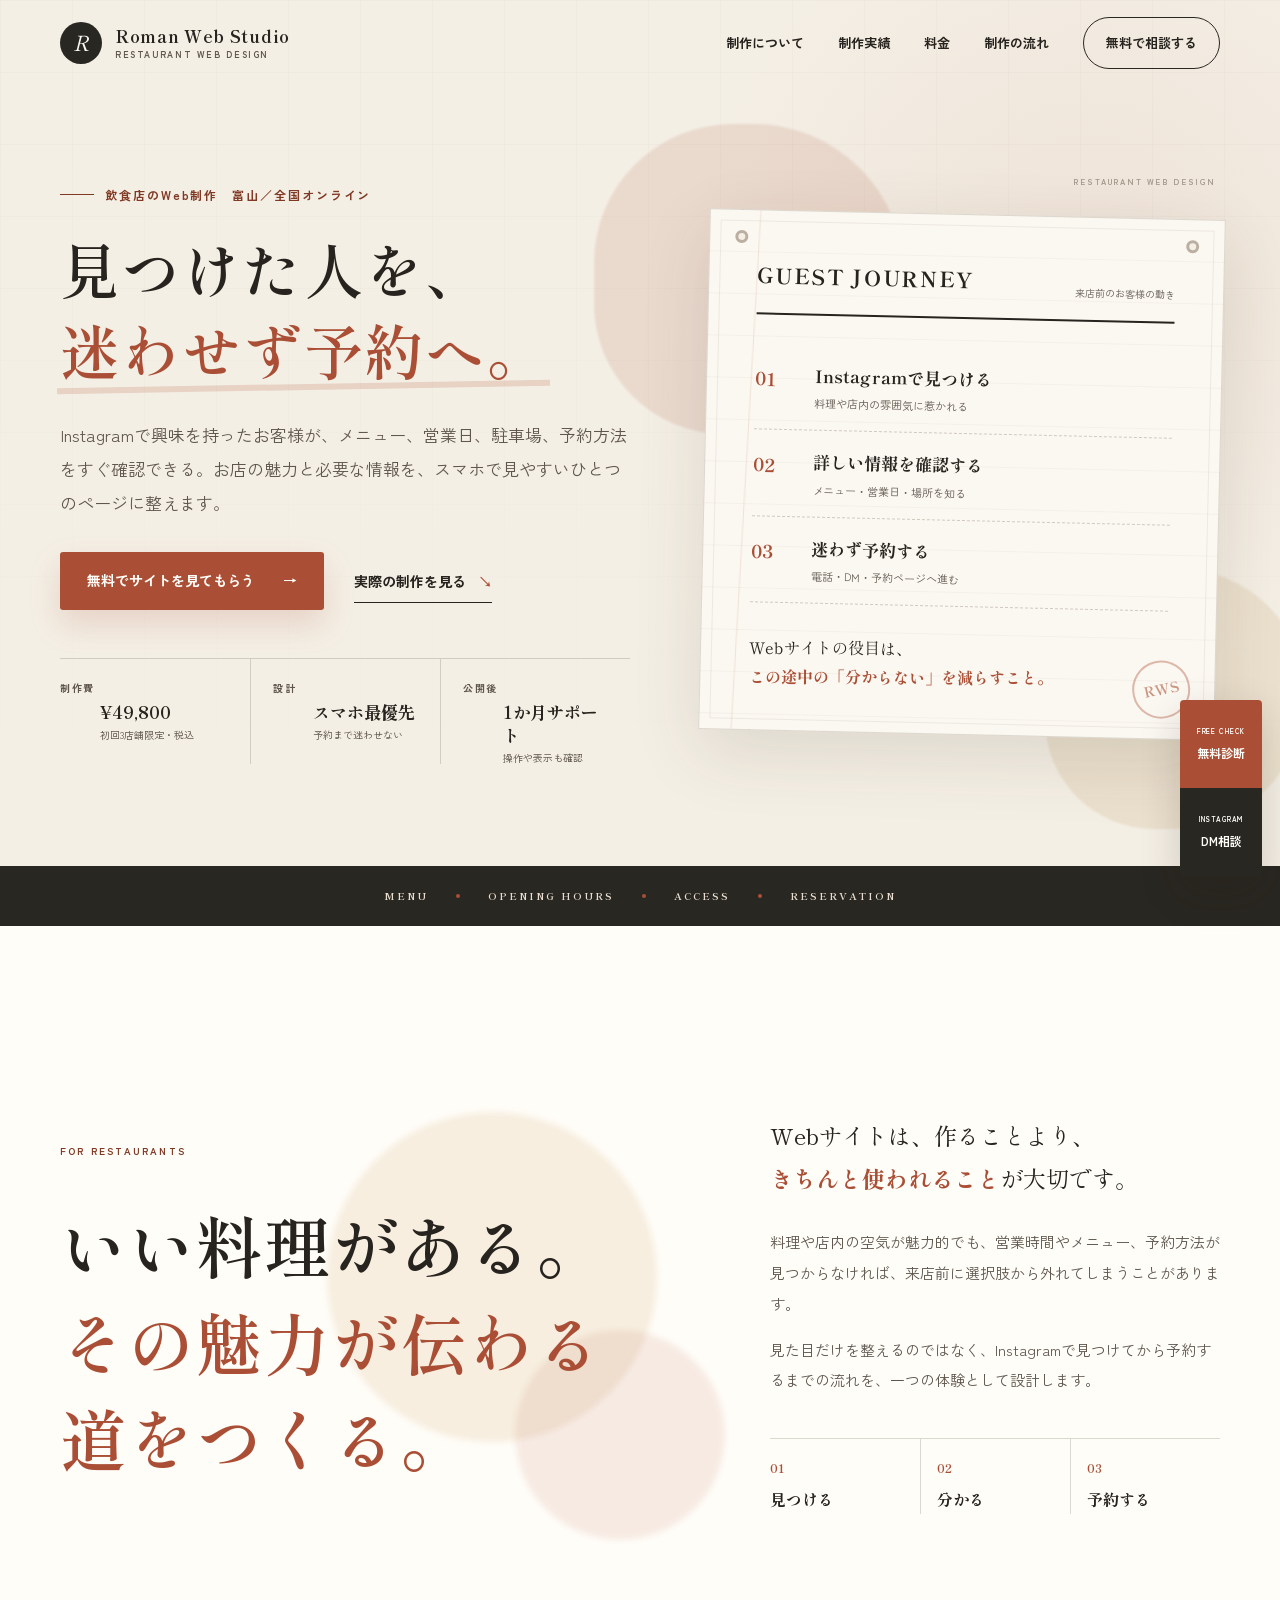
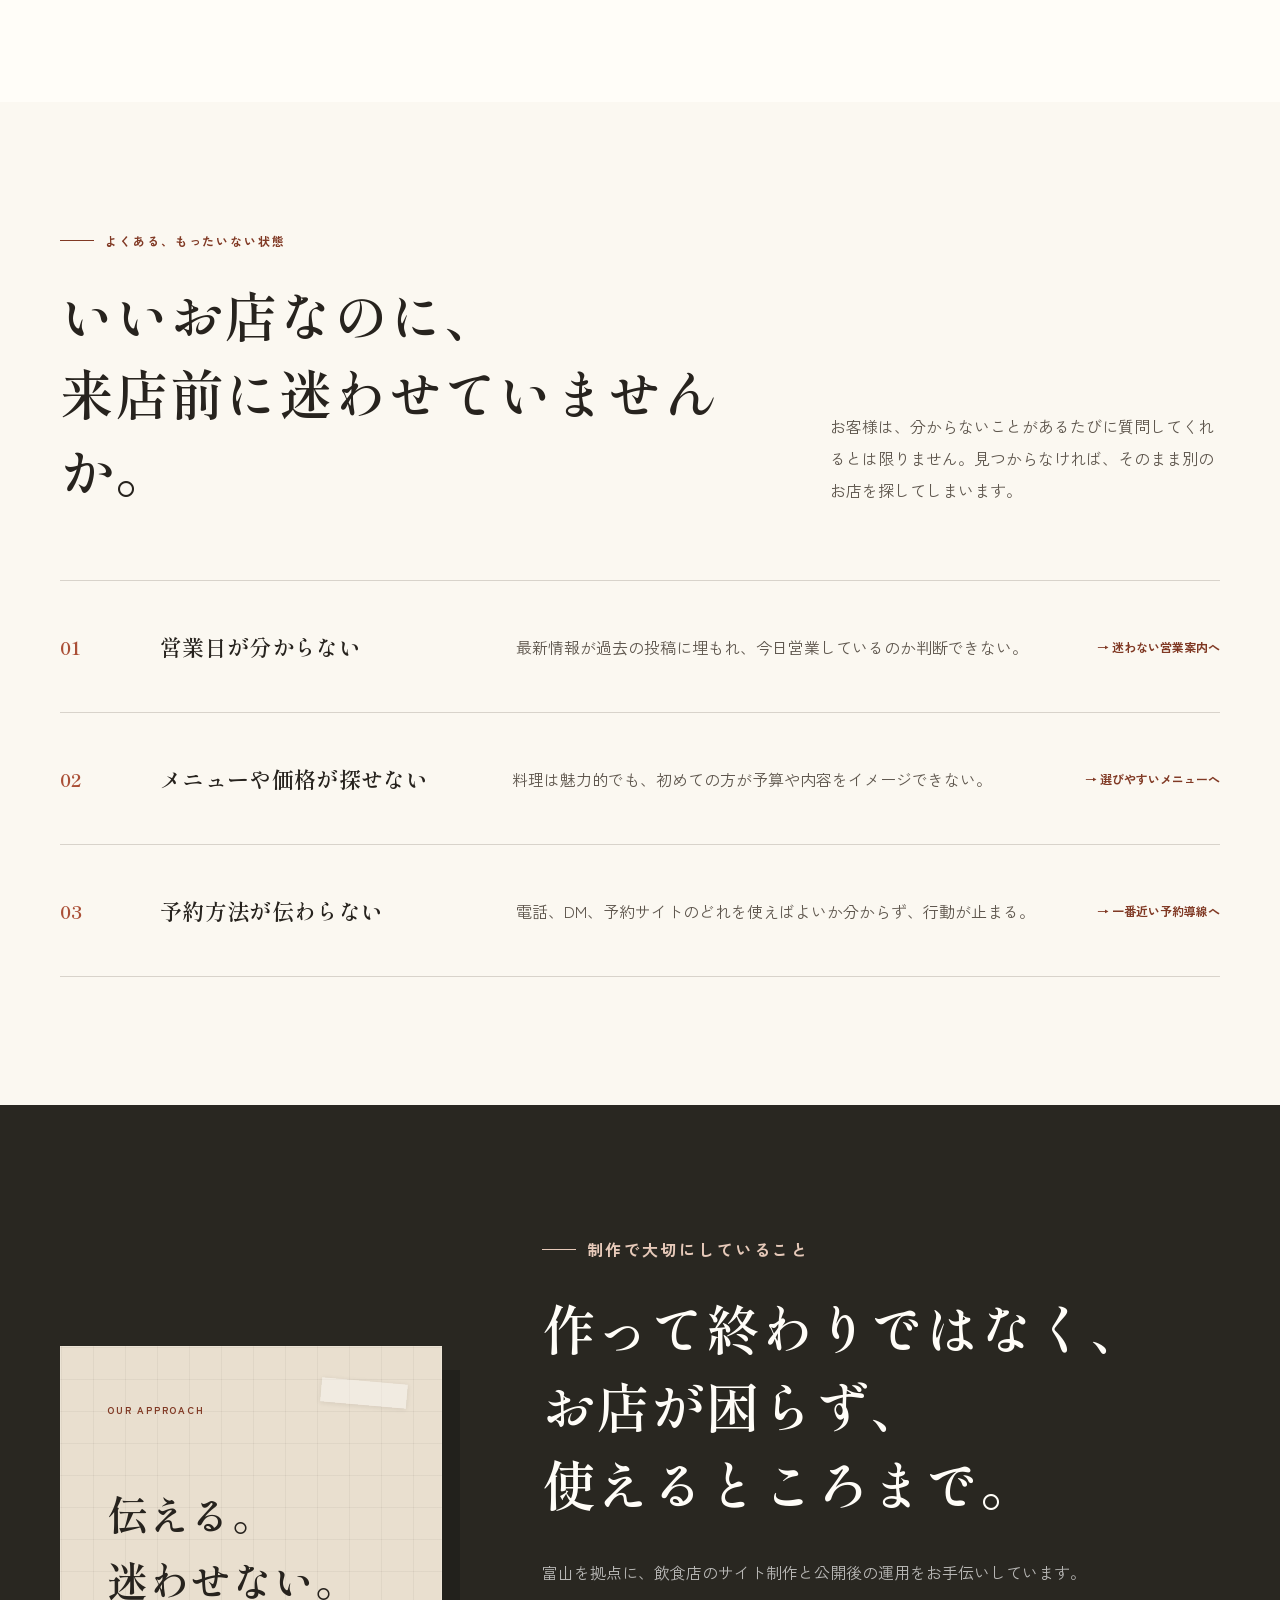
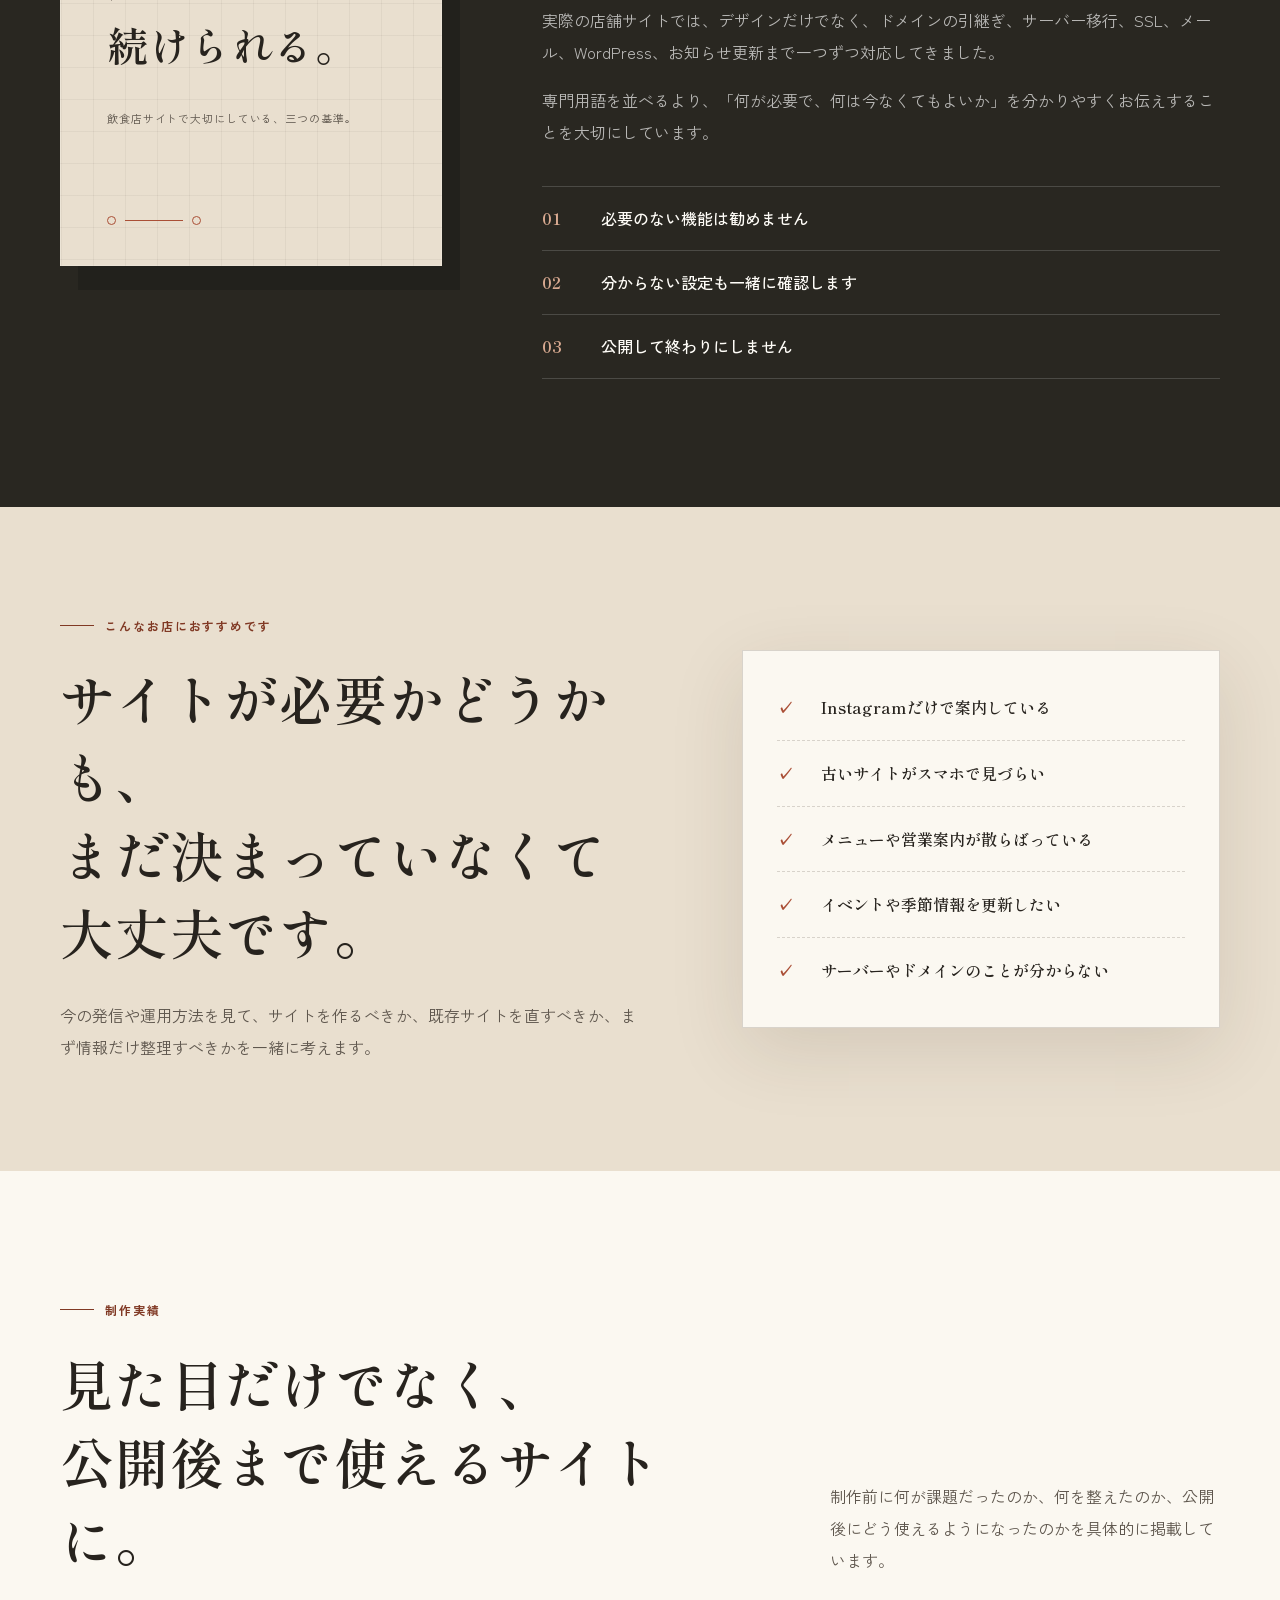
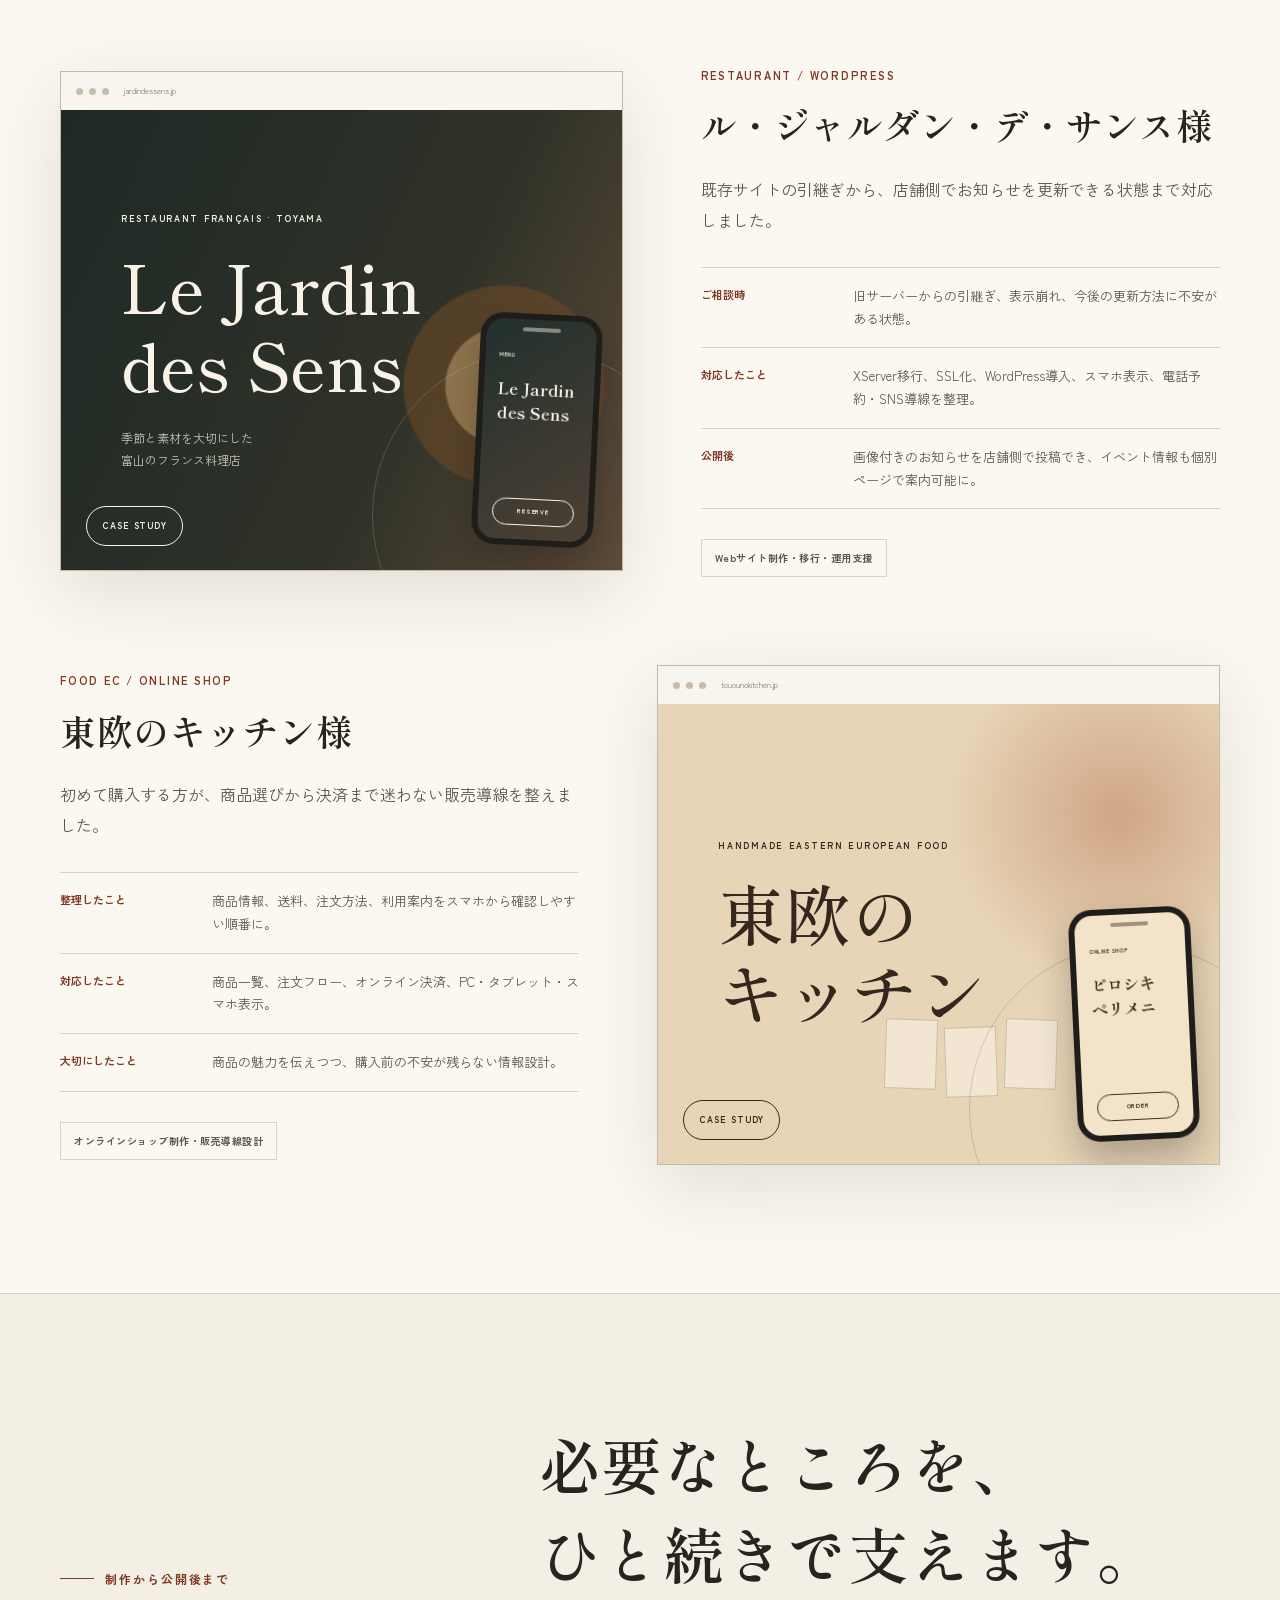
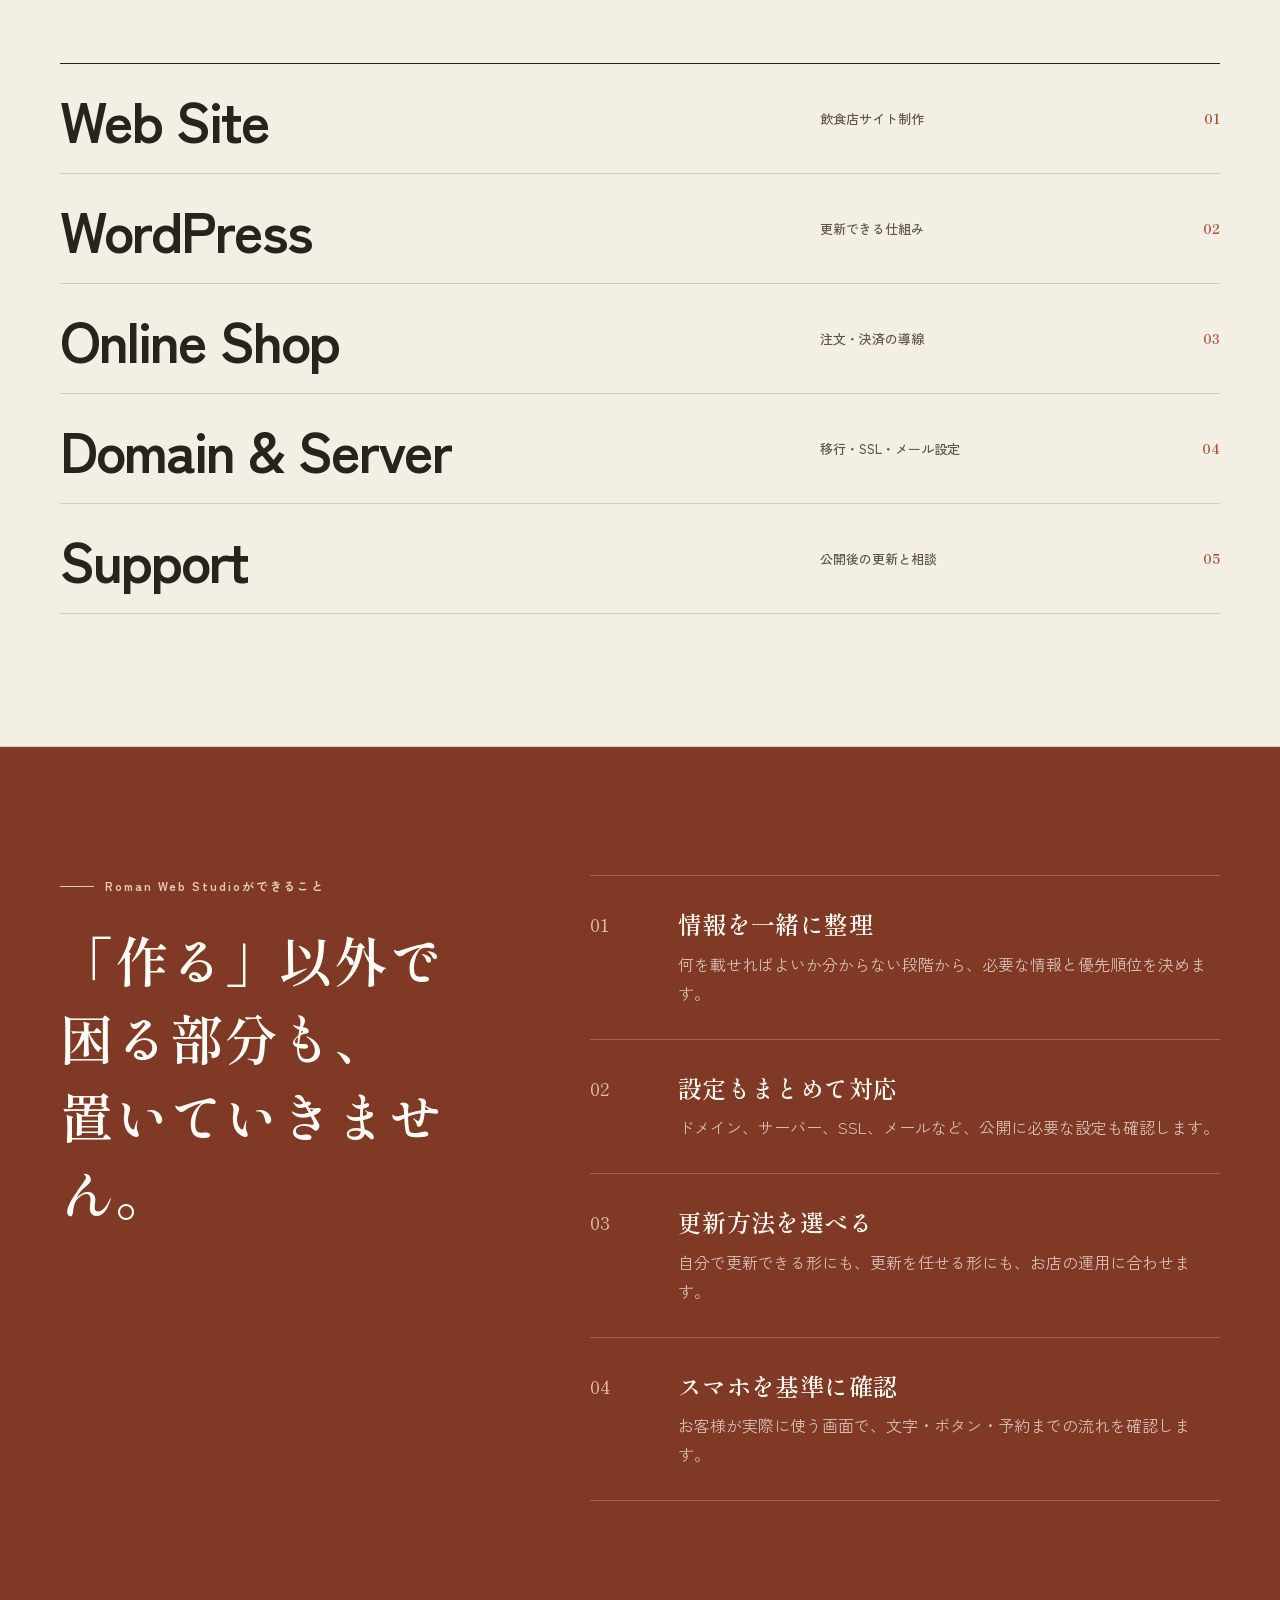
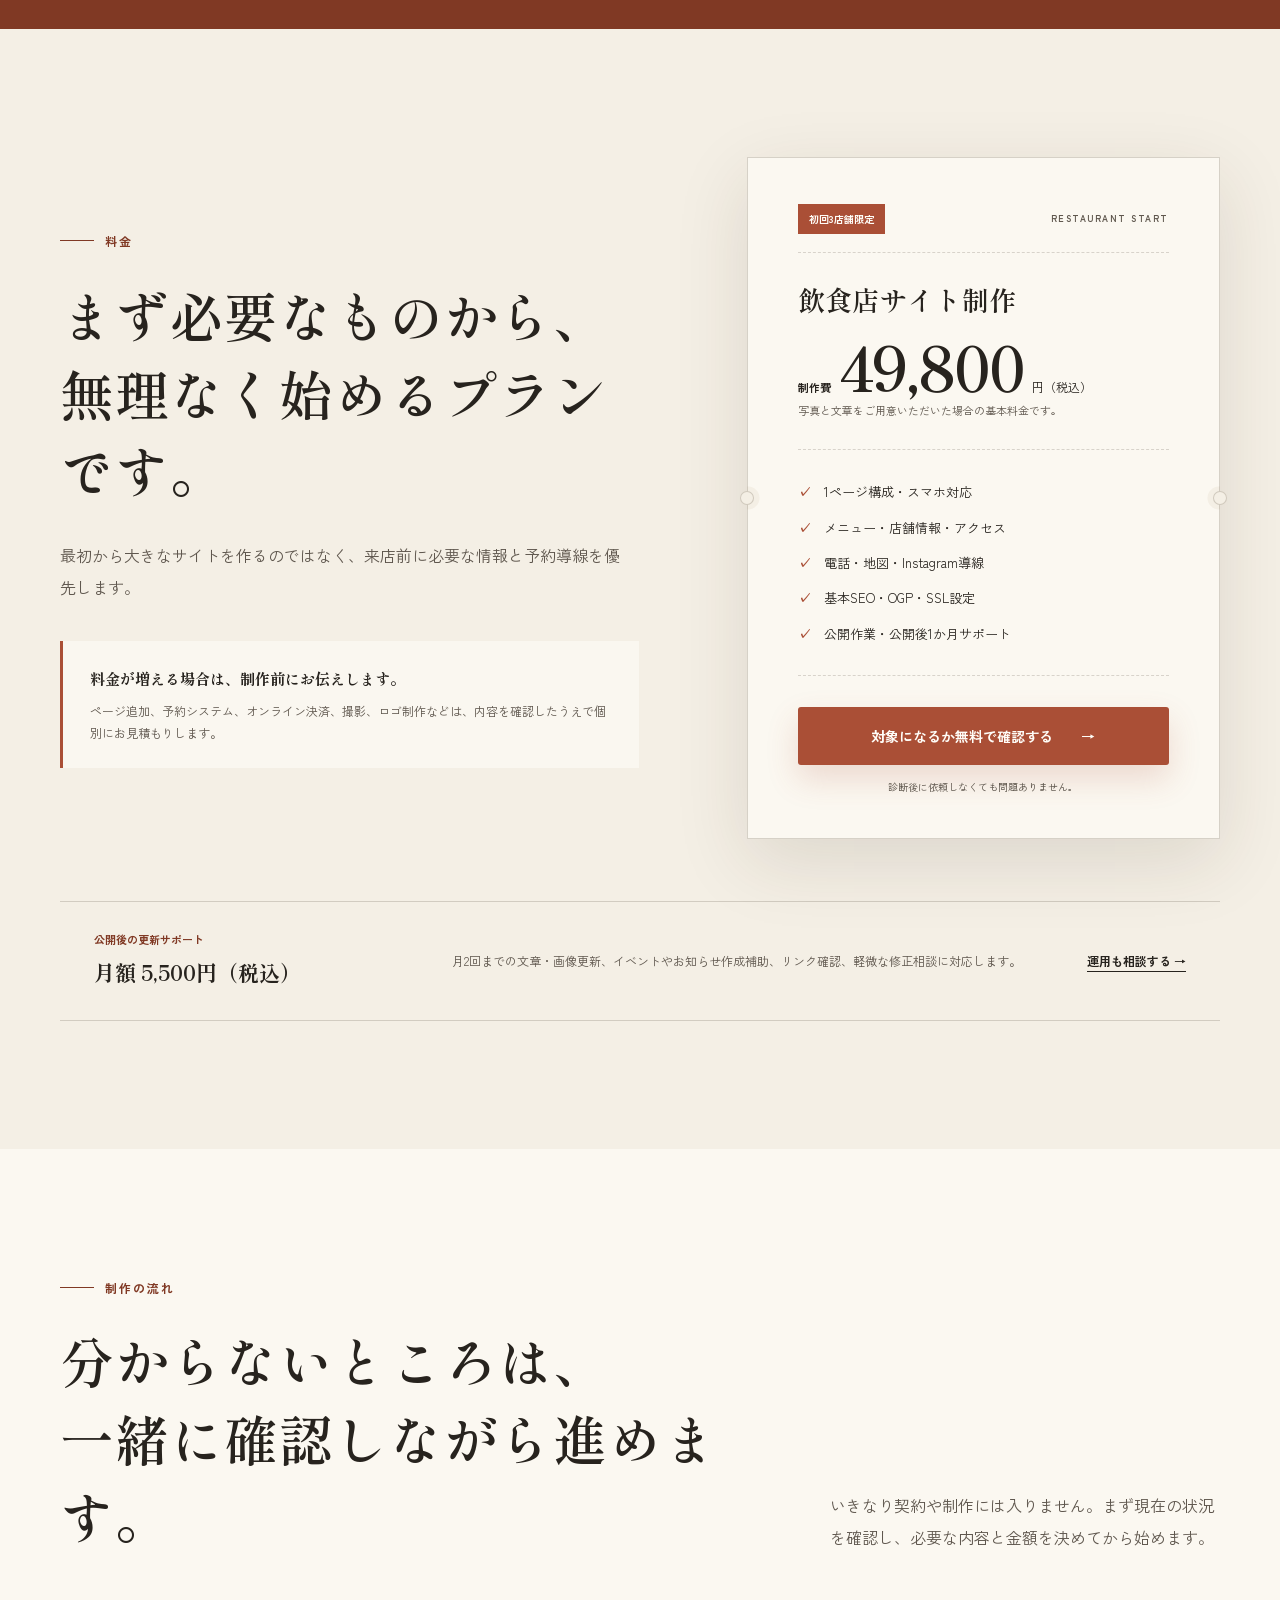
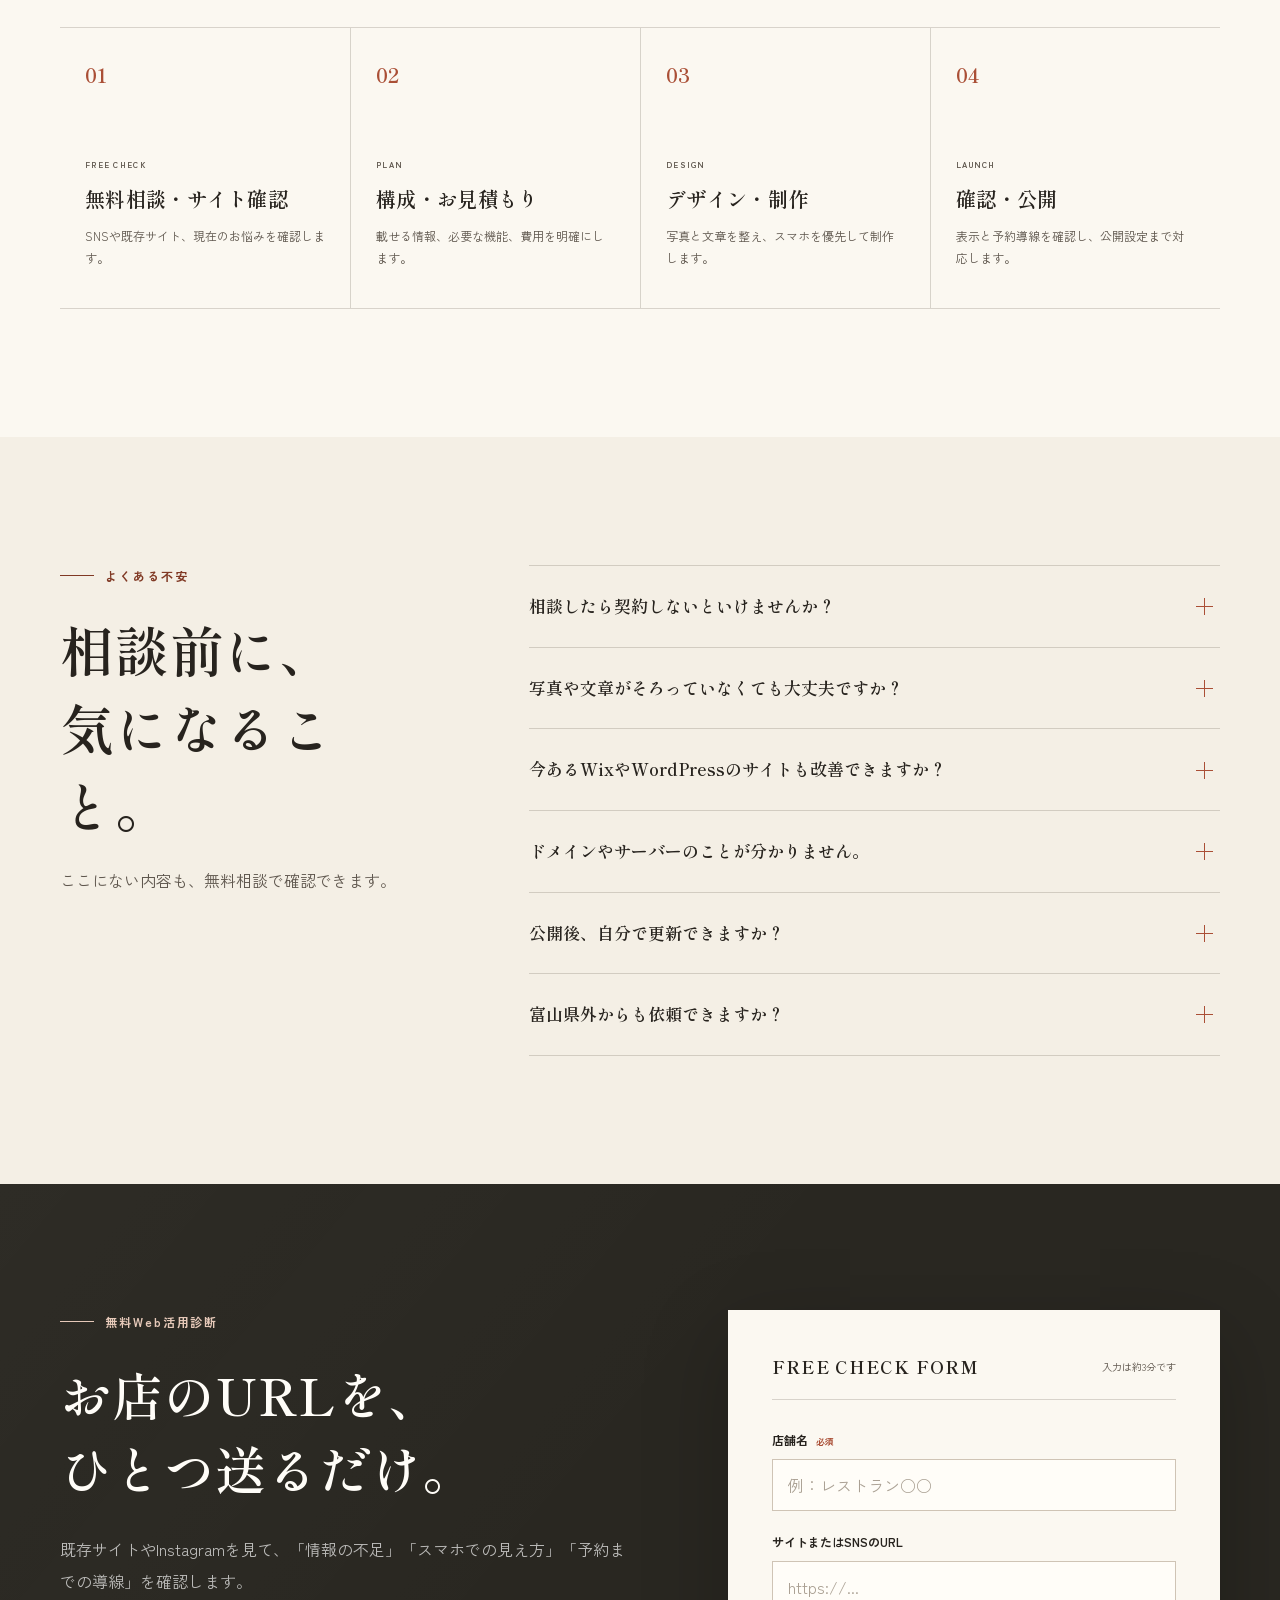
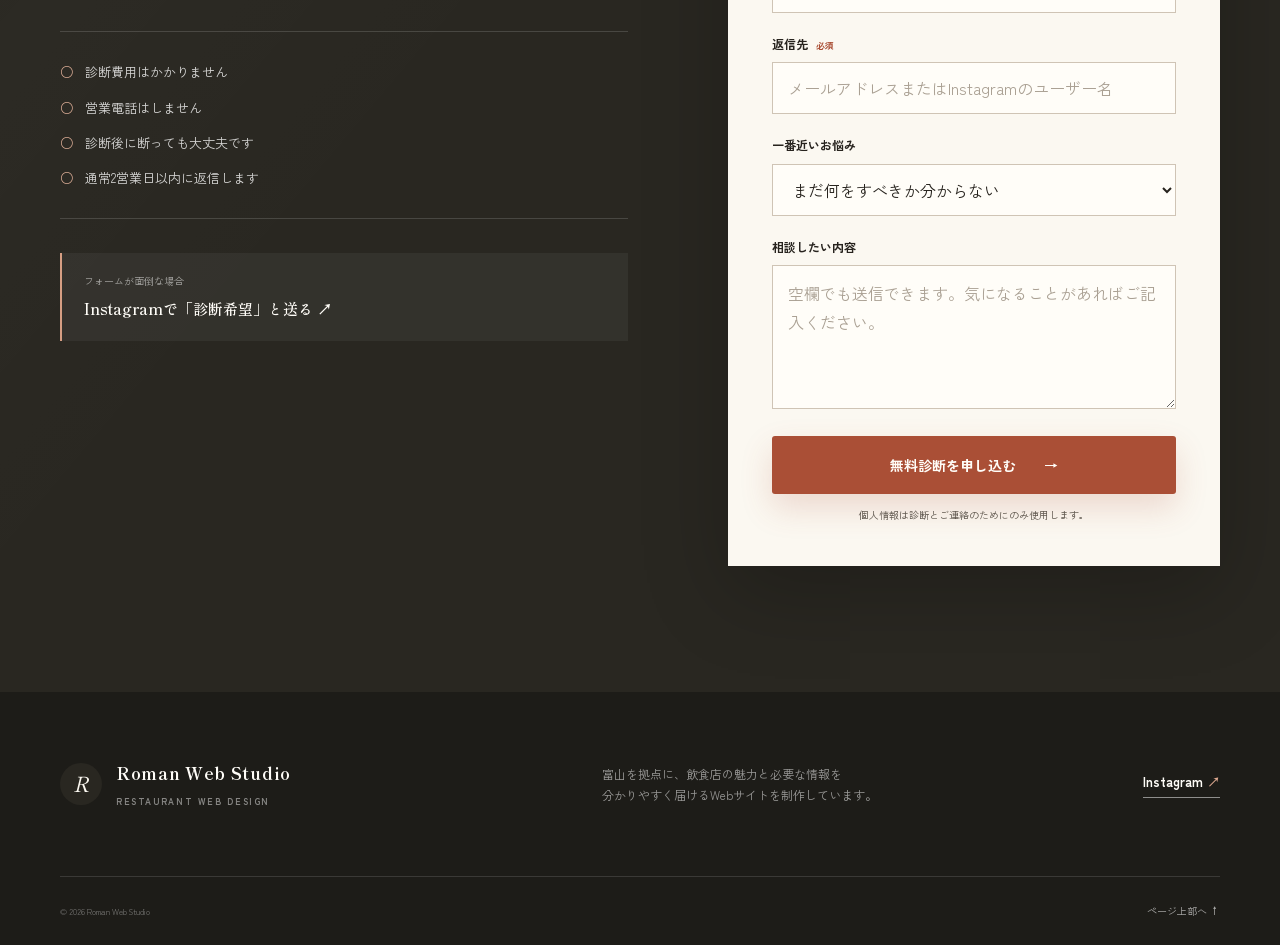
<file: index.html>
<!doctype html>
<html lang="ja">
<head>
  <meta charset="utf-8">
  <meta name="viewport" content="width=device-width, initial-scale=1">
  <meta name="theme-color" content="#f4efe5">
  <meta name="description" content="富山を拠点に、飲食店のためのWebサイトを制作するRoman Web Studio。Instagramで見つけたお客様が、メニュー・営業日・アクセス・予約方法を迷わず確認できるサイトを作ります。">
  <meta property="og:type" content="website">
  <meta property="og:locale" content="ja_JP">
  <meta property="og:title" content="Roman Web Studio｜飲食店のためのWeb制作">
  <meta property="og:description" content="お店を見つけた人が、迷わず予約できる場所を。初回3店舗限定 ¥49,800。">
  <meta name="format-detection" content="telephone=no">
  <title>Roman Web Studio｜飲食店のためのWeb制作</title>
  <link rel="icon" href="assets/favicon.svg" type="image/svg+xml">
  <link rel="preconnect" href="https://fonts.googleapis.com">
  <link rel="preconnect" href="https://fonts.gstatic.com" crossorigin>
  <link href="https://fonts.googleapis.com/css2?family=Shippori+Mincho:wght@500;600;700&family=Zen+Kaku+Gothic+New:wght@400;500;700&display=swap" rel="stylesheet">
  <link rel="stylesheet" href="styles.css">
  <script src="script.js" defer></script>
</head>
<body>
  <a class="skip-link" href="#main">本文へ移動</a>

  <header class="site-header" data-header>
    <div class="container header-inner">
      <a class="brand" href="#top" aria-label="Roman Web Studio ホーム">
        <span class="brand-mark" aria-hidden="true">R</span>
        <span class="brand-copy">
          <b>Roman Web Studio</b>
          <small>Restaurant web design</small>
        </span>
      </a>

      <button class="menu-button" type="button" aria-expanded="false" aria-controls="site-nav" data-menu-button>
        <span class="sr-only">メニューを開く</span>
        <i></i><i></i>
      </button>

      <nav class="site-nav" id="site-nav" aria-label="メインメニュー" data-nav>
        <a href="#about">制作について</a>
        <a href="#works">制作実績</a>
        <a href="#price">料金</a>
        <a href="#flow">制作の流れ</a>
        <a class="nav-cta" href="#diagnosis">無料で相談する</a>
      </nav>
    </div>
  </header>

  <aside class="contact-rail" aria-label="相談窓口">
    <a href="#diagnosis"><span>FREE CHECK</span><b>無料診断</b></a>
    <a href="https://www.instagram.com/roman.webstudio/" target="_blank" rel="noopener noreferrer"><span>INSTAGRAM</span><b>DM相談</b></a>
  </aside>

  <main id="main">
    <section class="hero" id="top">
      <div class="paper-grid" aria-hidden="true"></div>
      <div class="container hero-layout">
        <div class="hero-copy reveal">
          <p class="eyebrow"><span></span>飲食店のWeb制作　富山／全国オンライン</p>
          <h1>見つけた人を、<br><em>迷わせず予約へ。</em></h1>
          <p class="hero-lead">Instagramで興味を持ったお客様が、メニュー、営業日、駐車場、予約方法をすぐ確認できる。お店の魅力と必要な情報を、スマホで見やすいひとつのページに整えます。</p>
          <div class="hero-actions">
            <a class="button button-primary" href="#diagnosis">無料でサイトを見てもらう <span>→</span></a>
            <a class="text-link" href="#works">実際の制作を見る <span>↘</span></a>
          </div>
          <dl class="hero-facts" aria-label="サービス概要">
            <div><dt>制作費</dt><dd>¥49,800<small>初回3店舗限定・税込</small></dd></div>
            <div><dt>設計</dt><dd>スマホ最優先<small>予約まで迷わせない</small></dd></div>
            <div><dt>公開後</dt><dd>1か月サポート<small>操作や表示も確認</small></dd></div>
          </dl>
        </div>

        <div class="hero-visual reveal reveal-delay">
          <div class="hero-orbit orbit-one" aria-hidden="true"></div>
          <div class="hero-orbit orbit-two" aria-hidden="true"></div>
          <span class="hero-visual-label" aria-hidden="true">RESTAURANT WEB DESIGN</span>
          <div class="journey-board" aria-label="Instagramから予約までの導線">
            <div class="board-pin pin-one" aria-hidden="true"></div>
            <div class="board-pin pin-two" aria-hidden="true"></div>
            <div class="board-heading">
              <span>GUEST JOURNEY</span>
              <small>来店前のお客様の動き</small>
            </div>
            <ol class="journey-list">
              <li><span>01</span><div><b>Instagramで見つける</b><small>料理や店内の雰囲気に惹かれる</small></div></li>
              <li><span>02</span><div><b>詳しい情報を確認する</b><small>メニュー・営業日・場所を知る</small></div></li>
              <li><span>03</span><div><b>迷わず予約する</b><small>電話・DM・予約ページへ進む</small></div></li>
            </ol>
            <p class="board-note">Webサイトの役目は、<br><strong>この途中の「分からない」を減らすこと。</strong></p>
            <div class="board-stamp" aria-hidden="true">RWS</div>
          </div>
        </div>
      </div>
      <div class="hero-bottom">
        <div class="container"><span>MENU</span><i></i><span>OPENING HOURS</span><i></i><span>ACCESS</span><i></i><span>RESERVATION</span></div>
      </div>
    </section>

    <section class="section belief-section" aria-labelledby="belief-title">
      <div class="container belief-layout">
        <div class="belief-display reveal">
          <span>FOR RESTAURANTS</span>
          <h2 id="belief-title">いい料理がある。<br><em>その魅力が伝わる道をつくる。</em></h2>
          <div class="belief-shape shape-one" aria-hidden="true"></div>
          <div class="belief-shape shape-two" aria-hidden="true"></div>
        </div>
        <div class="belief-copy reveal">
          <p class="belief-lead">Webサイトは、作ることより、<br><strong>きちんと使われること</strong>が大切です。</p>
          <p>料理や店内の空気が魅力的でも、営業時間やメニュー、予約方法が見つからなければ、来店前に選択肢から外れてしまうことがあります。</p>
          <p>見た目だけを整えるのではなく、Instagramで見つけてから予約するまでの流れを、一つの体験として設計します。</p>
          <ol class="belief-steps" aria-label="来店につなげる3つの段階">
            <li><b>01</b><span>見つける</span></li>
            <li><b>02</b><span>分かる</span></li>
            <li><b>03</b><span>予約する</span></li>
          </ol>
        </div>
      </div>
    </section>

    <section class="section gap-section" id="service">
      <div class="container">
        <div class="section-heading split reveal">
          <div>
            <p class="eyebrow"><span></span>よくある、もったいない状態</p>
            <h2>いいお店なのに、<br>来店前に迷わせていませんか。</h2>
          </div>
          <p>お客様は、分からないことがあるたびに質問してくれるとは限りません。見つからなければ、そのまま別のお店を探してしまいます。</p>
        </div>

        <div class="gap-list">
          <article class="gap-row reveal">
            <span class="gap-number">01</span>
            <h3>営業日が分からない</h3>
            <p>最新情報が過去の投稿に埋もれ、今日営業しているのか判断できない。</p>
            <small>→ 迷わない営業案内へ</small>
          </article>
          <article class="gap-row reveal">
            <span class="gap-number">02</span>
            <h3>メニューや価格が探せない</h3>
            <p>料理は魅力的でも、初めての方が予算や内容をイメージできない。</p>
            <small>→ 選びやすいメニューへ</small>
          </article>
          <article class="gap-row reveal">
            <span class="gap-number">03</span>
            <h3>予約方法が伝わらない</h3>
            <p>電話、DM、予約サイトのどれを使えばよいか分からず、行動が止まる。</p>
            <small>→ 一番近い予約導線へ</small>
          </article>
        </div>
      </div>
    </section>

    <section class="section maker-section" id="about">
      <div class="container maker-layout">
        <div class="maker-card reveal">
          <p>OUR APPROACH</p>
          <h2>伝える。<br>迷わせない。<br>続けられる。</h2>
          <span>飲食店サイトで大切にしている、三つの基準。</span>
          <div class="maker-symbol" aria-hidden="true"><i></i><i></i><i></i></div>
        </div>
        <div class="maker-copy reveal">
          <p class="eyebrow light"><span></span>制作で大切にしていること</p>
          <h2>作って終わりではなく、<br>お店が困らず、<br>使えるところまで。</h2>
          <p>富山を拠点に、飲食店のサイト制作と公開後の運用をお手伝いしています。</p>
          <p>実際の店舗サイトでは、デザインだけでなく、ドメインの引継ぎ、サーバー移行、SSL、メール、WordPress、お知らせ更新まで一つずつ対応してきました。</p>
          <p>専門用語を並べるより、「何が必要で、何は今なくてもよいか」を分かりやすくお伝えすることを大切にしています。</p>
          <ul class="maker-promises">
            <li><b>01</b><span>必要のない機能は勧めません</span></li>
            <li><b>02</b><span>分からない設定も一緒に確認します</span></li>
            <li><b>03</b><span>公開して終わりにしません</span></li>
          </ul>
        </div>
      </div>
    </section>

    <section class="section fit-section">
      <div class="container fit-layout">
        <div class="fit-intro reveal">
          <p class="eyebrow"><span></span>こんなお店におすすめです</p>
          <h2>サイトが必要かどうかも、<br>まだ決まっていなくて大丈夫です。</h2>
          <p>今の発信や運用方法を見て、サイトを作るべきか、既存サイトを直すべきか、まず情報だけ整理すべきかを一緒に考えます。</p>
        </div>
        <ul class="fit-checks reveal">
          <li><span>✓</span>Instagramだけで案内している</li>
          <li><span>✓</span>古いサイトがスマホで見づらい</li>
          <li><span>✓</span>メニューや営業案内が散らばっている</li>
          <li><span>✓</span>イベントや季節情報を更新したい</li>
          <li><span>✓</span>サーバーやドメインのことが分からない</li>
        </ul>
      </div>
    </section>

    <section class="section works-section" id="works">
      <div class="container">
        <div class="section-heading split reveal">
          <div>
            <p class="eyebrow"><span></span>制作実績</p>
            <h2>見た目だけでなく、<br>公開後まで使えるサイトに。</h2>
          </div>
          <p>制作前に何が課題だったのか、何を整えたのか、公開後にどう使えるようになったのかを具体的に掲載しています。</p>
        </div>

        <article class="case-study reveal">
          <div class="case-visual case-french" role="img" aria-label="ル・ジャルダン・デ・サンス様の制作事例イメージ">
            <div class="case-browser-bar"><i></i><i></i><i></i><span>jardindessens.jp</span></div>
            <div class="case-screen">
              <small>RESTAURANT FRANÇAIS · TOYAMA</small>
              <strong>Le Jardin<br>des Sens</strong>
              <p>季節と素材を大切にした<br>富山のフランス料理店</p>
              <span>CASE STUDY</span>
            </div>
            <div class="case-phone phone-french" aria-hidden="true"><i></i><small>MENU</small><b>Le Jardin<br>des Sens</b><em>RESERVE</em></div>
          </div>
          <div class="case-copy">
            <p class="case-label">RESTAURANT / WORDPRESS</p>
            <h3>ル・ジャルダン・デ・サンス様</h3>
            <p class="case-summary">既存サイトの引継ぎから、店舗側でお知らせを更新できる状態まで対応しました。</p>
            <dl class="case-process">
              <div><dt>ご相談時</dt><dd>旧サーバーからの引継ぎ、表示崩れ、今後の更新方法に不安がある状態。</dd></div>
              <div><dt>対応したこと</dt><dd>XServer移行、SSL化、WordPress導入、スマホ表示、電話予約・SNS導線を整理。</dd></div>
              <div><dt>公開後</dt><dd>画像付きのお知らせを店舗側で投稿でき、イベント情報も個別ページで案内可能に。</dd></div>
            </dl>
            <p class="case-status">Webサイト制作・移行・運用支援</p>
          </div>
        </article>

        <article class="case-study case-reverse reveal">
          <div class="case-visual case-kitchen" role="img" aria-label="東欧のキッチン様の制作事例イメージ">
            <div class="case-browser-bar"><i></i><i></i><i></i><span>touounokitchen.jp</span></div>
            <div class="case-screen">
              <small>HANDMADE EASTERN EUROPEAN FOOD</small>
              <strong>東欧の<br>キッチン</strong>
              <div class="food-dots" aria-hidden="true"><i></i><i></i><i></i></div>
              <span>CASE STUDY</span>
            </div>
            <div class="case-phone phone-kitchen" aria-hidden="true"><i></i><small>ONLINE SHOP</small><b>ピロシキ<br>ペリメニ</b><em>ORDER</em></div>
          </div>
          <div class="case-copy">
            <p class="case-label">FOOD EC / ONLINE SHOP</p>
            <h3>東欧のキッチン様</h3>
            <p class="case-summary">初めて購入する方が、商品選びから決済まで迷わない販売導線を整えました。</p>
            <dl class="case-process">
              <div><dt>整理したこと</dt><dd>商品情報、送料、注文方法、利用案内をスマホから確認しやすい順番に。</dd></div>
              <div><dt>対応したこと</dt><dd>商品一覧、注文フロー、オンライン決済、PC・タブレット・スマホ表示。</dd></div>
              <div><dt>大切にしたこと</dt><dd>商品の魅力を伝えつつ、購入前の不安が残らない情報設計。</dd></div>
            </dl>
            <p class="case-status">オンラインショップ制作・販売導線設計</p>
          </div>
        </article>
      </div>
    </section>

    <section class="scope-section" aria-labelledby="scope-title">
      <div class="container">
        <div class="scope-heading reveal">
          <p class="eyebrow"><span></span>制作から公開後まで</p>
          <h2 id="scope-title">必要なところを、<br>ひと続きで支えます。</h2>
        </div>
        <div class="scope-list">
          <div class="reveal"><strong>Web Site</strong><span>飲食店サイト制作</span><b>01</b></div>
          <div class="reveal"><strong>WordPress</strong><span>更新できる仕組み</span><b>02</b></div>
          <div class="reveal"><strong>Online Shop</strong><span>注文・決済の導線</span><b>03</b></div>
          <div class="reveal"><strong>Domain &amp; Server</strong><span>移行・SSL・メール設定</span><b>04</b></div>
          <div class="reveal"><strong>Support</strong><span>公開後の更新と相談</span><b>05</b></div>
        </div>
      </div>
    </section>

    <section class="section difference-section">
      <div class="container difference-layout">
        <div class="difference-heading reveal">
          <p class="eyebrow light"><span></span>Roman Web Studioができること</p>
          <h2>「作る」以外で困る部分も、<br>置いていきません。</h2>
        </div>
        <div class="difference-list">
          <article class="reveal"><span>01</span><div><h3>情報を一緒に整理</h3><p>何を載せればよいか分からない段階から、必要な情報と優先順位を決めます。</p></div></article>
          <article class="reveal"><span>02</span><div><h3>設定もまとめて対応</h3><p>ドメイン、サーバー、SSL、メールなど、公開に必要な設定も確認します。</p></div></article>
          <article class="reveal"><span>03</span><div><h3>更新方法を選べる</h3><p>自分で更新できる形にも、更新を任せる形にも、お店の運用に合わせます。</p></div></article>
          <article class="reveal"><span>04</span><div><h3>スマホを基準に確認</h3><p>お客様が実際に使う画面で、文字・ボタン・予約までの流れを確認します。</p></div></article>
        </div>
      </div>
    </section>

    <section class="section price-section" id="price">
      <div class="container price-layout">
        <div class="price-copy reveal">
          <p class="eyebrow"><span></span>料金</p>
          <h2>まず必要なものから、<br>無理なく始めるプランです。</h2>
          <p>最初から大きなサイトを作るのではなく、来店前に必要な情報と予約導線を優先します。</p>
          <div class="price-note">
            <b>料金が増える場合は、制作前にお伝えします。</b>
            <span>ページ追加、予約システム、オンライン決済、撮影、ロゴ制作などは、内容を確認したうえで個別にお見積もりします。</span>
          </div>
        </div>

        <article class="price-ticket reveal">
          <div class="ticket-top">
            <span>初回3店舗限定</span>
            <small>RESTAURANT START</small>
          </div>
          <h3>飲食店サイト制作</h3>
          <p class="price-amount"><span>制作費</span><strong>49,800</strong><small>円（税込）</small></p>
          <p class="ticket-caption">写真と文章をご用意いただいた場合の基本料金です。</p>
          <ul>
            <li>1ページ構成・スマホ対応</li>
            <li>メニュー・店舗情報・アクセス</li>
            <li>電話・地図・Instagram導線</li>
            <li>基本SEO・OGP・SSL設定</li>
            <li>公開作業・公開後1か月サポート</li>
          </ul>
          <a class="button button-primary full" href="#diagnosis">対象になるか無料で確認する <span>→</span></a>
          <p class="ticket-small">診断後に依頼しなくても問題ありません。</p>
        </article>
      </div>

      <div class="container support-row reveal">
        <div><span>公開後の更新サポート</span><strong>月額 5,500円（税込）</strong></div>
        <p>月2回までの文章・画像更新、イベントやお知らせ作成補助、リンク確認、軽微な修正相談に対応します。</p>
        <a href="#diagnosis">運用も相談する →</a>
      </div>
    </section>

    <section class="section flow-section" id="flow">
      <div class="container">
        <div class="section-heading split reveal">
          <div>
            <p class="eyebrow"><span></span>制作の流れ</p>
            <h2>分からないところは、<br>一緒に確認しながら進めます。</h2>
          </div>
          <p>いきなり契約や制作には入りません。まず現在の状況を確認し、必要な内容と金額を決めてから始めます。</p>
        </div>
        <ol class="flow-list">
          <li class="reveal"><span>01</span><div><small>FREE CHECK</small><h3>無料相談・サイト確認</h3><p>SNSや既存サイト、現在のお悩みを確認します。</p></div></li>
          <li class="reveal"><span>02</span><div><small>PLAN</small><h3>構成・お見積もり</h3><p>載せる情報、必要な機能、費用を明確にします。</p></div></li>
          <li class="reveal"><span>03</span><div><small>DESIGN</small><h3>デザイン・制作</h3><p>写真と文章を整え、スマホを優先して制作します。</p></div></li>
          <li class="reveal"><span>04</span><div><small>LAUNCH</small><h3>確認・公開</h3><p>表示と予約導線を確認し、公開設定まで対応します。</p></div></li>
        </ol>
      </div>
    </section>

    <section class="section faq-section">
      <div class="container faq-layout">
        <div class="faq-heading reveal">
          <p class="eyebrow"><span></span>よくある不安</p>
          <h2>相談前に、<br>気になること。</h2>
          <p>ここにない内容も、無料相談で確認できます。</p>
        </div>
        <div class="faq-list">
          <details class="reveal">
            <summary>相談したら契約しないといけませんか？<i></i></summary>
            <p>いいえ。無料診断やご提案を確認したあとに、依頼するかどうかを決めていただけます。こちらから営業電話をすることもありません。</p>
          </details>
          <details class="reveal">
            <summary>写真や文章がそろっていなくても大丈夫ですか？<i></i></summary>
            <p>大丈夫です。今あるSNSやメニュー表を見ながら必要な素材を整理し、文章のたたき台も作成します。撮影が必要な場合は別途ご相談ください。</p>
          </details>
          <details class="reveal">
            <summary>今あるWixやWordPressのサイトも改善できますか？<i></i></summary>
            <p>可能です。現在のサイトを確認し、残した方がよい部分と直すべき部分を整理します。作り直さずに改善できる場合は、その方法もお伝えします。</p>
          </details>
          <details class="reveal">
            <summary>ドメインやサーバーのことが分かりません。<i></i></summary>
            <p>取得、引継ぎ、設定、SSL化までサポートします。すでに契約中のサービスがある場合は、内容を確認してから進めます。</p>
          </details>
          <details class="reveal">
            <summary>公開後、自分で更新できますか？<i></i></summary>
            <p>更新頻度に合わせて、ご自身で更新できる構成も提案できます。更新を任せたい場合は月額サポートも利用できます。</p>
          </details>
          <details class="reveal">
            <summary>富山県外からも依頼できますか？<i></i></summary>
            <p>全国オンラインで対応しています。メッセージやオンライン通話で確認しながら進められます。</p>
          </details>
        </div>
      </div>
    </section>

    <section class="diagnosis-section" id="diagnosis">
      <div class="container diagnosis-layout">
        <div class="diagnosis-copy reveal">
          <p class="eyebrow light"><span></span>無料Web活用診断</p>
          <h2>お店のURLを、<br>ひとつ送るだけ。</h2>
          <p>既存サイトやInstagramを見て、「情報の不足」「スマホでの見え方」「予約までの導線」を確認します。</p>
          <ul>
            <li><span>○</span> 診断費用はかかりません</li>
            <li><span>○</span> 営業電話はしません</li>
            <li><span>○</span> 診断後に断っても大丈夫です</li>
            <li><span>○</span> 通常2営業日以内に返信します</li>
          </ul>
          <div class="dm-option">
            <small>フォームが面倒な場合</small>
            <a href="https://www.instagram.com/roman.webstudio/" target="_blank" rel="noopener noreferrer">Instagramで「診断希望」と送る ↗</a>
          </div>
        </div>

        <form class="diagnosis-form reveal" action="https://script.google.com/macros/s/AKfycbxGLkk11lRCcmLAxJzLTEFxbgK1ufBiVwkAE5cfoLiKKZl_DBcK6m_amb0w99q_9EBE/exec" method="post" data-diagnosis-form>
          <div class="form-heading"><span>FREE CHECK FORM</span><small>入力は約3分です</small></div>
          <label>
            <span>店舗名 <em>必須</em></span>
            <input type="text" name="store_name" autocomplete="organization" required placeholder="例：レストラン○○">
          </label>
          <label>
            <span>サイトまたはSNSのURL</span>
            <input type="url" name="site_url" inputmode="url" placeholder="https://...">
          </label>
          <label>
            <span>返信先 <em>必須</em></span>
            <input type="text" name="contact" autocomplete="email" required placeholder="メールアドレスまたはInstagramのユーザー名">
          </label>
          <label>
            <span>一番近いお悩み</span>
            <select name="concern">
              <option>まだ何をすべきか分からない</option>
              <option>サイトを新しく作りたい</option>
              <option>今のサイトを改善したい</option>
              <option>スマホ表示を見直したい</option>
              <option>予約・問い合わせを増やしたい</option>
              <option>更新を任せたい</option>
            </select>
          </label>
          <label>
            <span>相談したい内容</span>
            <textarea name="message" rows="4" placeholder="空欄でも送信できます。気になることがあればご記入ください。"></textarea>
          </label>
          <label class="form-honeypot" aria-hidden="true">
            <span>この項目は入力しないでください</span>
            <input type="text" name="hp_field" tabindex="-1" autocomplete="off">
          </label>
          <button class="button button-primary full" type="submit" data-submit-button>無料診断を申し込む <span>→</span></button>
          <p class="form-help">個人情報は診断とご連絡のためにのみ使用します。</p>
          <div class="form-result" role="status" aria-live="polite" data-form-result hidden>
            <b>無料診断を受け付けました。</b>
            <span>内容を確認し、通常2営業日以内にご連絡します。</span>
          </div>
        </form>
      </div>
    </section>
  </main>

  <footer class="site-footer">
    <div class="container footer-main">
      <div class="footer-brand">
        <span class="brand-mark" aria-hidden="true">R</span>
        <div><b>Roman Web Studio</b><small>Restaurant web design</small></div>
      </div>
      <p>富山を拠点に、飲食店の魅力と必要な情報を<br>分かりやすく届けるWebサイトを制作しています。</p>
      <a href="https://www.instagram.com/roman.webstudio/" target="_blank" rel="noopener noreferrer">Instagram <span>↗</span></a>
    </div>
    <div class="container footer-bottom">
      <small>© <span data-year></span> Roman Web Studio</small>
      <a href="#top">ページ上部へ ↑</a>
    </div>
  </footer>
</body>
</html>
</file>
<file: styles.css>
:root {
  --paper: #f4efe5;
  --paper-deep: #e9dfcf;
  --cream: #fbf8f1;
  --ink: #27231e;
  --ink-soft: #5f574e;
  --line: rgba(56, 44, 31, 0.18);
  --accent: #aa4f36;
  --accent-dark: #803924;
  --dark: #292721;
  --white: #fffdf8;
  --serif: "Shippori Mincho", "Yu Mincho", "Hiragino Mincho ProN", serif;
  --sans: "Zen Kaku Gothic New", "Yu Gothic", "Hiragino Kaku Gothic ProN", sans-serif;
  --shadow: 0 22px 70px rgba(54, 39, 24, 0.12);
  --container: 1160px;
}

*,
*::before,
*::after {
  box-sizing: border-box;
}

html {
  scroll-behavior: smooth;
  scroll-padding-top: 92px;
}

body {
  margin: 0;
  color: var(--ink);
  background: var(--paper);
  font-family: var(--sans);
  font-size: 16px;
  line-height: 1.8;
  -webkit-font-smoothing: antialiased;
  text-rendering: optimizeLegibility;
}

body.menu-open {
  overflow: hidden;
}

a {
  color: inherit;
  text-decoration: none;
}

button,
input,
select,
textarea {
  color: inherit;
  font: inherit;
}

button,
a {
  -webkit-tap-highlight-color: transparent;
}

img,
svg {
  max-width: 100%;
}

h1,
h2,
h3,
p,
dl,
dd {
  margin-top: 0;
}

h1,
h2,
h3 {
  font-family: var(--serif);
  font-weight: 600;
  line-height: 1.45;
  letter-spacing: 0.015em;
}

p {
  color: var(--ink-soft);
}

::selection {
  color: var(--white);
  background: var(--accent);
}

:focus-visible {
  outline: 3px solid rgba(170, 79, 54, 0.38);
  outline-offset: 4px;
}

.container {
  width: min(calc(100% - 48px), var(--container));
  margin-inline: auto;
}

.section {
  padding: 128px 0;
}

.skip-link {
  position: fixed;
  z-index: 9999;
  top: 12px;
  left: 12px;
  padding: 10px 16px;
  color: var(--white);
  background: var(--dark);
  transform: translateY(-180%);
  transition: transform 0.2s ease;
}

.skip-link:focus {
  transform: translateY(0);
}

.sr-only {
  position: absolute;
  width: 1px;
  height: 1px;
  padding: 0;
  margin: -1px;
  overflow: hidden;
  clip: rect(0, 0, 0, 0);
  white-space: nowrap;
  border: 0;
}

.site-header {
  position: fixed;
  z-index: 100;
  top: 0;
  left: 0;
  width: 100%;
  border-bottom: 1px solid transparent;
  transition: background 0.25s ease, border-color 0.25s ease, box-shadow 0.25s ease;
}

.site-header.scrolled {
  border-color: var(--line);
  background: var(--paper);
  box-shadow: 0 8px 30px rgba(51, 40, 28, 0.05);
}

.header-inner {
  display: flex;
  min-height: 86px;
  align-items: center;
  justify-content: space-between;
  gap: 40px;
}

.brand {
  display: inline-flex;
  align-items: center;
  gap: 13px;
  flex-shrink: 0;
}

.brand-mark {
  display: grid;
  width: 42px;
  height: 42px;
  place-items: center;
  border-radius: 50%;
  color: var(--cream);
  background: var(--dark);
  font-family: var(--serif);
  font-size: 21px;
  font-style: italic;
}

.brand-copy {
  display: flex;
  flex-direction: column;
  line-height: 1.15;
}

.brand-copy b,
.footer-brand b {
  font-family: var(--serif);
  font-size: 17px;
  letter-spacing: 0.04em;
}

.brand-copy small,
.footer-brand small {
  margin-top: 5px;
  color: var(--ink-soft);
  font-size: 9px;
  font-weight: 700;
  letter-spacing: 0.18em;
  text-transform: uppercase;
}

.site-nav {
  display: flex;
  align-items: center;
  gap: 34px;
  font-size: 13px;
  font-weight: 700;
}

.site-nav > a:not(.nav-cta) {
  position: relative;
  padding-block: 12px;
}

.site-nav > a:not(.nav-cta)::after {
  position: absolute;
  right: 0;
  bottom: 5px;
  left: 0;
  height: 1px;
  background: var(--accent);
  content: "";
  transform: scaleX(0);
  transform-origin: right;
  transition: transform 0.25s ease;
}

.site-nav > a:not(.nav-cta):hover::after {
  transform: scaleX(1);
  transform-origin: left;
}

.nav-cta {
  padding: 13px 22px;
  border: 1px solid var(--dark);
  border-radius: 999px;
  transition: color 0.2s ease, background 0.2s ease;
}

.nav-cta:hover {
  color: var(--white);
  background: var(--dark);
}

.menu-button {
  display: none;
}

.hero {
  position: relative;
  overflow: hidden;
  padding-top: 86px;
  background:
    radial-gradient(circle at 85% 30%, rgba(170, 79, 54, 0.08), transparent 32%),
    var(--paper);
}

.paper-grid {
  position: absolute;
  inset: 0;
  pointer-events: none;
  opacity: 0.45;
  background-image:
    linear-gradient(rgba(80, 61, 40, 0.06) 1px, transparent 1px),
    linear-gradient(90deg, rgba(80, 61, 40, 0.06) 1px, transparent 1px);
  background-size: 72px 72px;
  mask-image: linear-gradient(to bottom, #000 10%, transparent 93%);
}

.hero-layout {
  position: relative;
  z-index: 1;
  display: grid;
  min-height: 780px;
  align-items: center;
  grid-template-columns: minmax(0, 1.05fr) minmax(410px, 0.95fr);
  gap: 74px;
  padding-top: 70px;
  padding-bottom: 74px;
}

.eyebrow {
  display: flex;
  align-items: center;
  gap: 11px;
  margin-bottom: 23px;
  color: var(--accent-dark);
  font-size: 12px;
  font-weight: 700;
  letter-spacing: 0.16em;
}

.eyebrow > span {
  display: inline-block;
  width: 34px;
  height: 1px;
  background: currentColor;
}

.eyebrow.light {
  color: #e6c9b9;
}

.hero h1 {
  margin-bottom: 28px;
  font-size: clamp(44px, 4.65vw, 64px);
  line-height: 1.36;
  letter-spacing: 0.015em;
}

.hero h1 em {
  position: relative;
  color: var(--accent);
  font-style: normal;
}

.hero h1 em::after {
  position: absolute;
  right: -3px;
  bottom: 0.04em;
  left: -3px;
  z-index: -1;
  height: 0.1em;
  background: rgba(170, 79, 54, 0.18);
  content: "";
  transform: rotate(-1deg);
}

.hero-lead {
  max-width: 620px;
  margin-bottom: 32px;
  font-size: 17px;
  line-height: 2;
}

.hero-actions {
  display: flex;
  align-items: center;
  gap: 30px;
  margin-bottom: 48px;
}

.button {
  display: inline-flex;
  min-height: 58px;
  align-items: center;
  justify-content: center;
  gap: 28px;
  padding: 14px 26px;
  border: 1px solid transparent;
  border-radius: 3px;
  font-size: 14px;
  font-weight: 700;
  transition: color 0.2s ease, background 0.2s ease, border-color 0.2s ease, transform 0.2s ease;
}

.button:hover {
  transform: translateY(-2px);
}

.button-primary {
  color: var(--white);
  background: var(--accent);
  box-shadow: 0 14px 32px rgba(170, 79, 54, 0.18);
}

.button-primary:hover {
  background: var(--accent-dark);
}

.button.full {
  width: 100%;
}

.text-link {
  display: inline-flex;
  align-items: center;
  gap: 12px;
  padding: 10px 0 7px;
  border-bottom: 1px solid var(--ink);
  font-size: 14px;
  font-weight: 700;
}

.text-link span {
  color: var(--accent);
}

.hero-facts {
  display: grid;
  margin: 0;
  grid-template-columns: repeat(3, 1fr);
  border-top: 1px solid var(--line);
}

.hero-facts > div {
  padding: 20px 20px 0 0;
}

.hero-facts > div + div {
  padding-left: 22px;
  border-left: 1px solid var(--line);
}

.hero-facts dt {
  margin-bottom: 4px;
  color: var(--ink-soft);
  font-size: 10px;
  font-weight: 700;
  letter-spacing: 0.16em;
}

.hero-facts dd {
  font-family: var(--serif);
  font-size: 17px;
  font-weight: 700;
  line-height: 1.35;
}

.hero-facts dd small {
  display: block;
  margin-top: 4px;
  color: var(--ink-soft);
  font-family: var(--sans);
  font-size: 10px;
  font-weight: 400;
}

.journey-board {
  position: relative;
  padding: 46px 48px 42px;
  border: 1px solid rgba(67, 49, 32, 0.16);
  background:
    linear-gradient(92deg, transparent 49px, rgba(170, 79, 54, 0.14) 50px, transparent 51px),
    repeating-linear-gradient(to bottom, transparent 0 41px, rgba(73, 57, 39, 0.08) 42px),
    var(--cream);
  box-shadow: var(--shadow);
  transform: rotate(1.3deg);
}

.journey-board::before {
  position: absolute;
  inset: 10px;
  border: 1px solid rgba(79, 60, 39, 0.08);
  content: "";
  pointer-events: none;
}

.board-pin {
  position: absolute;
  top: 20px;
  width: 13px;
  height: 13px;
  border: 3px solid rgba(77, 55, 36, 0.35);
  border-radius: 50%;
  background: var(--paper);
}

.pin-one {
  left: 25px;
}

.pin-two {
  right: 25px;
}

.board-heading {
  display: flex;
  align-items: end;
  justify-content: space-between;
  gap: 20px;
  margin-bottom: 29px;
  padding-bottom: 18px;
  border-bottom: 2px solid var(--ink);
}

.board-heading span {
  font-family: var(--serif);
  font-size: 21px;
  font-weight: 700;
  letter-spacing: 0.08em;
}

.board-heading small {
  color: var(--ink-soft);
  font-size: 10px;
}

.journey-list {
  margin: 0;
  padding: 0;
  list-style: none;
}

.journey-list li {
  display: grid;
  align-items: start;
  grid-template-columns: 46px 1fr;
  gap: 14px;
  padding: 16px 0;
  border-bottom: 1px dashed rgba(73, 55, 34, 0.24);
}

.journey-list li > span {
  padding-top: 2px;
  color: var(--accent);
  font-family: var(--serif);
  font-size: 18px;
  font-weight: 700;
}

.journey-list b,
.journey-list small {
  display: block;
}

.journey-list b {
  margin-bottom: 3px;
  font-family: var(--serif);
  font-size: 17px;
}

.journey-list small {
  color: var(--ink-soft);
  font-size: 11px;
}

.board-note {
  margin: 27px 0 0;
  color: var(--ink);
  font-family: var(--serif);
  font-size: 16px;
  line-height: 1.8;
  transform: rotate(-1deg);
}

.board-note strong {
  color: var(--accent);
  font-weight: 700;
}

.board-stamp {
  position: absolute;
  right: 24px;
  bottom: 20px;
  display: grid;
  width: 58px;
  height: 58px;
  place-items: center;
  border: 2px solid rgba(170, 79, 54, 0.38);
  border-radius: 50%;
  color: rgba(170, 79, 54, 0.58);
  font-family: var(--serif);
  font-size: 14px;
  font-weight: 700;
  transform: rotate(-14deg);
}

.hero-bottom {
  position: relative;
  z-index: 1;
  color: #e9ded1;
  background: var(--dark);
}

.hero-bottom .container {
  display: flex;
  min-height: 60px;
  align-items: center;
  justify-content: center;
  gap: 28px;
  font-family: var(--serif);
  font-size: 10px;
  font-weight: 700;
  letter-spacing: 0.2em;
}

.hero-bottom i {
  width: 4px;
  height: 4px;
  border-radius: 50%;
  background: var(--accent);
}

.section-heading {
  margin-bottom: 72px;
}

.section-heading.split {
  display: grid;
  align-items: end;
  grid-template-columns: minmax(0, 1.15fr) minmax(320px, 0.65fr);
  gap: 80px;
}

.section-heading h2,
.maker-copy h2,
.fit-intro h2,
.difference-heading h2,
.price-copy h2,
.faq-heading h2 {
  margin-bottom: 0;
  font-size: clamp(34px, 4.2vw, 55px);
}

.section-heading > p {
  margin-bottom: 2px;
  line-height: 2;
}

.gap-section {
  background: var(--cream);
}

.gap-list {
  border-top: 1px solid var(--line);
}

.gap-row {
  display: grid;
  align-items: center;
  grid-template-columns: 70px minmax(210px, 0.8fr) 1.35fr auto;
  gap: 30px;
  min-height: 132px;
  border-bottom: 1px solid var(--line);
}

.gap-number {
  color: var(--accent);
  font-family: var(--serif);
  font-size: 18px;
  font-weight: 700;
}

.gap-row h3,
.gap-row p {
  margin-bottom: 0;
}

.gap-row h3 {
  font-size: 22px;
}

.gap-row p {
  line-height: 1.8;
}

.gap-row small {
  color: var(--accent-dark);
  font-size: 12px;
  font-weight: 700;
}

.maker-section {
  color: var(--white);
  background: var(--dark);
}

.maker-layout {
  display: grid;
  align-items: center;
  grid-template-columns: minmax(300px, 0.72fr) minmax(0, 1.28fr);
  gap: 100px;
}

.maker-card {
  position: relative;
  min-height: 520px;
  padding: 54px 46px;
  overflow: hidden;
  border: 1px solid rgba(255, 255, 255, 0.14);
  color: var(--ink);
  background:
    linear-gradient(rgba(68, 54, 38, 0.055) 1px, transparent 1px),
    linear-gradient(90deg, rgba(68, 54, 38, 0.055) 1px, transparent 1px),
    var(--paper-deep);
  background-size: 32px 32px;
  box-shadow: 18px 24px 0 rgba(0, 0, 0, 0.16);
  transform: rotate(-1.5deg);
}

.maker-card::after {
  position: absolute;
  top: 34px;
  right: 34px;
  width: 86px;
  height: 24px;
  background: rgba(255, 255, 255, 0.36);
  box-shadow: 0 1px 5px rgba(36, 28, 19, 0.1);
  content: "";
  transform: rotate(5deg);
}

.maker-card > p {
  margin-bottom: 62px;
  color: var(--accent-dark);
  font-size: 10px;
  font-weight: 700;
  letter-spacing: 0.18em;
}

.maker-card h2 {
  margin-bottom: 24px;
  font-size: 41px;
  line-height: 1.6;
}

.maker-card > span {
  color: var(--ink-soft);
  font-size: 11px;
  letter-spacing: 0.08em;
}

.maker-symbol {
  position: absolute;
  right: 44px;
  bottom: 40px;
  left: 46px;
  display: flex;
  align-items: center;
  gap: 9px;
}

.maker-symbol i {
  display: block;
  width: 9px;
  height: 9px;
  border: 1px solid var(--accent);
  border-radius: 50%;
}

.maker-symbol i:nth-child(2) {
  width: 58px;
  height: 1px;
  border: 0;
  border-radius: 0;
  background: var(--accent);
}

.maker-copy > p {
  color: rgba(255, 255, 255, 0.67);
  font-size: 16px;
  line-height: 2;
}

.maker-copy h2 {
  margin-bottom: 34px;
  color: var(--white);
}

.maker-promises {
  margin: 38px 0 0;
  padding: 0;
  border-top: 1px solid rgba(255, 255, 255, 0.16);
  list-style: none;
}

.maker-promises li {
  display: grid;
  grid-template-columns: 42px 1fr;
  gap: 17px;
  padding: 17px 0;
  border-bottom: 1px solid rgba(255, 255, 255, 0.16);
}

.maker-promises b {
  color: #d9aa91;
  font-family: var(--serif);
}

.maker-promises span {
  font-weight: 500;
}

.fit-section {
  padding-top: 108px;
  padding-bottom: 108px;
  background: var(--paper-deep);
}

.fit-layout {
  display: grid;
  align-items: center;
  grid-template-columns: 1fr 0.82fr;
  gap: 100px;
}

.fit-intro h2 {
  margin-bottom: 28px;
}

.fit-intro > p:last-child {
  max-width: 660px;
  margin-bottom: 0;
  line-height: 2;
}

.fit-checks {
  margin: 0;
  padding: 24px 34px;
  border: 1px solid var(--line);
  background: var(--cream);
  box-shadow: var(--shadow);
  list-style: none;
  transform: rotate(0.7deg);
}

.fit-checks li {
  display: grid;
  grid-template-columns: 34px 1fr;
  gap: 10px;
  padding: 18px 0;
  border-bottom: 1px dashed var(--line);
  font-family: var(--serif);
  font-size: 16px;
  font-weight: 600;
}

.fit-checks li:last-child {
  border-bottom: 0;
}

.fit-checks span {
  color: var(--accent);
}

.works-section {
  background: var(--cream);
}

.case-study {
  display: grid;
  align-items: center;
  grid-template-columns: minmax(0, 1.04fr) minmax(380px, 0.96fr);
  gap: 78px;
  margin-top: 88px;
}

.case-study.case-reverse {
  grid-template-columns: minmax(380px, 0.96fr) minmax(0, 1.04fr);
}

.case-reverse .case-visual {
  order: 2;
}

.case-reverse .case-copy {
  order: 1;
}

.case-visual {
  position: relative;
  display: block;
  min-height: 500px;
  overflow: hidden;
  border: 1px solid rgba(32, 27, 21, 0.16);
  background: #e2d7c6;
  box-shadow: var(--shadow);
}

.case-browser-bar {
  display: flex;
  height: 38px;
  align-items: center;
  gap: 6px;
  padding: 0 15px;
  background: #f8f5ef;
}

.case-browser-bar i {
  width: 7px;
  height: 7px;
  border-radius: 50%;
  background: #c8bbaa;
}

.case-browser-bar span {
  margin-left: 9px;
  color: #847769;
  font-size: 8px;
}

.case-screen {
  position: absolute;
  inset: 38px 0 0;
  display: flex;
  flex-direction: column;
  align-items: flex-start;
  justify-content: center;
  padding: 60px;
  overflow: hidden;
}

.case-french .case-screen {
  color: #f8f2e7;
  background:
    radial-gradient(circle at 79% 60%, rgba(222, 189, 129, 0.42) 0 11%, transparent 11.5%),
    radial-gradient(circle at 79% 60%, rgba(116, 76, 37, 0.5) 0 19%, transparent 19.5%),
    linear-gradient(115deg, #1e2926, #303228 62%, #5d4b39);
}

.case-kitchen .case-screen {
  color: #35271e;
  background:
    radial-gradient(circle at 82% 24%, rgba(164, 82, 48, 0.36), transparent 30%),
    #e8d5b7;
}

.case-screen::after {
  position: absolute;
  right: -80px;
  bottom: -110px;
  width: 330px;
  height: 330px;
  border: 1px solid currentColor;
  border-radius: 50%;
  content: "";
  opacity: 0.17;
}

.case-screen small {
  position: relative;
  z-index: 1;
  margin-bottom: 19px;
  font-size: 9px;
  font-weight: 700;
  letter-spacing: 0.19em;
}

.case-screen > strong {
  position: relative;
  z-index: 1;
  font-family: var(--serif);
  font-size: clamp(42px, 5.2vw, 67px);
  font-weight: 500;
  line-height: 1.18;
}

.case-screen > p {
  position: relative;
  z-index: 1;
  margin: 24px 0 0;
  color: inherit;
  font-size: 12px;
  opacity: 0.76;
}

.case-screen > span {
  position: absolute;
  right: 25px;
  bottom: 24px;
  z-index: 2;
  padding: 11px 15px;
  border: 1px solid currentColor;
  border-radius: 999px;
  font-size: 9px;
  font-weight: 700;
  letter-spacing: 0.1em;
}

.food-dots {
  position: absolute;
  right: 46px;
  bottom: 75px;
  display: flex;
  gap: 8px;
}

.food-dots i {
  display: block;
  width: 52px;
  height: 70px;
  border: 1px solid rgba(72, 45, 29, 0.22);
  background: rgba(255, 253, 245, 0.43);
  transform: rotate(2deg);
}

.food-dots i:nth-child(2) {
  transform: translateY(8px) rotate(-2deg);
}

.case-label {
  margin-bottom: 13px;
  color: var(--accent-dark);
  font-size: 11px;
  font-weight: 700;
  letter-spacing: 0.16em;
}

.case-copy h3 {
  margin-bottom: 23px;
  font-size: 36px;
}

.case-summary {
  margin-bottom: 31px;
  font-size: 16px;
  line-height: 1.95;
}

.case-status {
  display: inline-block;
  margin: 0;
  padding: 9px 13px;
  border: 1px solid var(--line);
  color: var(--ink-soft);
  font-size: 10px;
  font-weight: 700;
  letter-spacing: 0.05em;
}

.case-process {
  margin-bottom: 30px;
  border-top: 1px solid var(--line);
}

.case-process > div {
  display: grid;
  grid-template-columns: 92px 1fr;
  gap: 20px;
  padding: 17px 0;
  border-bottom: 1px solid var(--line);
}

.case-process dt {
  color: var(--accent-dark);
  font-size: 11px;
  font-weight: 700;
}

.case-process dd {
  color: var(--ink-soft);
  font-size: 13px;
  line-height: 1.75;
}

.difference-section {
  color: var(--white);
  background: var(--accent-dark);
}

.difference-layout {
  display: grid;
  grid-template-columns: 0.8fr 1.2fr;
  gap: 110px;
}

.difference-heading {
  position: sticky;
  top: 135px;
  align-self: start;
}

.difference-heading h2 {
  color: var(--white);
}

.difference-list {
  border-top: 1px solid rgba(255, 255, 255, 0.22);
}

.difference-list article {
  display: grid;
  grid-template-columns: 64px 1fr;
  gap: 24px;
  padding: 31px 0;
  border-bottom: 1px solid rgba(255, 255, 255, 0.22);
}

.difference-list article > span {
  color: #e6bca9;
  font-family: var(--serif);
  font-size: 19px;
}

.difference-list h3 {
  margin-bottom: 8px;
  color: var(--white);
  font-size: 24px;
}

.difference-list p {
  margin-bottom: 0;
  color: rgba(255, 255, 255, 0.67);
}

.price-section {
  background: var(--paper);
}

.price-layout {
  display: grid;
  align-items: center;
  grid-template-columns: minmax(0, 0.88fr) minmax(430px, 0.72fr);
  gap: 108px;
}

.price-copy h2 {
  margin-bottom: 30px;
}

.price-copy > p {
  max-width: 570px;
  line-height: 2;
}

.price-note {
  margin-top: 38px;
  padding: 24px 27px;
  border-left: 3px solid var(--accent);
  background: rgba(255, 253, 248, 0.58);
}

.price-note b,
.price-note span {
  display: block;
}

.price-note b {
  margin-bottom: 8px;
  font-family: var(--serif);
  font-size: 15px;
}

.price-note span {
  color: var(--ink-soft);
  font-size: 12px;
}

.price-ticket {
  position: relative;
  padding: 46px 50px 42px;
  border: 1px solid rgba(66, 50, 32, 0.2);
  background:
    radial-gradient(circle at 0 50%, var(--paper) 0 11px, transparent 12px),
    radial-gradient(circle at 100% 50%, var(--paper) 0 11px, transparent 12px),
    var(--cream);
  box-shadow: var(--shadow);
}

.price-ticket::before,
.price-ticket::after {
  position: absolute;
  top: 50%;
  width: 14px;
  height: 14px;
  border: 1px solid rgba(66, 50, 32, 0.2);
  border-radius: 50%;
  background: var(--paper);
  content: "";
  transform: translateY(-50%);
}

.price-ticket::before {
  left: -8px;
}

.price-ticket::after {
  right: -8px;
}

.ticket-top {
  display: flex;
  align-items: center;
  justify-content: space-between;
  gap: 20px;
  margin-bottom: 27px;
  padding-bottom: 18px;
  border-bottom: 1px dashed var(--line);
}

.ticket-top span {
  padding: 6px 11px;
  color: var(--white);
  background: var(--accent);
  font-size: 10px;
  font-weight: 700;
}

.ticket-top small {
  color: var(--ink-soft);
  font-size: 9px;
  font-weight: 700;
  letter-spacing: 0.17em;
}

.price-ticket h3 {
  margin-bottom: 12px;
  font-size: 27px;
}

.price-amount {
  display: flex;
  align-items: baseline;
  gap: 8px;
  margin-bottom: 2px;
  color: var(--ink);
}

.price-amount > span {
  font-size: 11px;
  font-weight: 700;
}

.price-amount strong {
  font-family: var(--serif);
  font-size: 62px;
  font-weight: 600;
  letter-spacing: -0.03em;
  line-height: 1.1;
}

.price-amount small {
  font-size: 12px;
}

.ticket-caption {
  font-size: 11px;
}

.price-ticket ul {
  margin: 28px 0 31px;
  padding: 24px 0;
  border-top: 1px dashed var(--line);
  border-bottom: 1px dashed var(--line);
  list-style: none;
}

.price-ticket li {
  position: relative;
  padding: 6px 0 6px 26px;
  font-size: 13px;
}

.price-ticket li::before {
  position: absolute;
  left: 0;
  color: var(--accent);
  content: "✓";
  font-weight: 700;
}

.ticket-small {
  margin: 13px 0 0;
  text-align: center;
  font-size: 10px;
}

.support-row {
  display: grid;
  align-items: center;
  grid-template-columns: 0.75fr 1.4fr auto;
  gap: 40px;
  margin-top: 62px;
  padding: 28px 34px;
  border-top: 1px solid var(--line);
  border-bottom: 1px solid var(--line);
}

.support-row div span,
.support-row div strong {
  display: block;
}

.support-row div span {
  color: var(--accent-dark);
  font-size: 11px;
  font-weight: 700;
}

.support-row div strong {
  margin-top: 4px;
  font-family: var(--serif);
  font-size: 21px;
}

.support-row p {
  margin-bottom: 0;
  font-size: 12px;
}

.support-row a {
  border-bottom: 1px solid var(--ink);
  font-size: 12px;
  font-weight: 700;
}

.flow-section {
  background: var(--cream);
}

.flow-list {
  display: grid;
  margin: 0;
  padding: 0;
  grid-template-columns: repeat(4, 1fr);
  border-top: 1px solid var(--line);
  border-bottom: 1px solid var(--line);
  list-style: none;
}

.flow-list li {
  position: relative;
  min-height: 280px;
  padding: 30px 25px 35px;
}

.flow-list li + li {
  border-left: 1px solid var(--line);
}

.flow-list li > span {
  display: block;
  margin-bottom: 55px;
  color: var(--accent);
  font-family: var(--serif);
  font-size: 19px;
  font-weight: 700;
}

.flow-list small {
  color: var(--ink-soft);
  font-size: 8px;
  font-weight: 700;
  letter-spacing: 0.16em;
}

.flow-list h3 {
  margin: 8px 0 12px;
  font-size: 20px;
}

.flow-list p {
  margin-bottom: 0;
  font-size: 12px;
}

.faq-section {
  background: var(--paper);
}

.faq-layout {
  display: grid;
  grid-template-columns: 0.52fr 1fr;
  gap: 110px;
}

.faq-heading {
  position: sticky;
  top: 135px;
  align-self: start;
}

.faq-heading h2 {
  margin-bottom: 22px;
}

.faq-list {
  border-top: 1px solid var(--line);
}

.faq-list details {
  border-bottom: 1px solid var(--line);
}

.faq-list summary {
  position: relative;
  padding: 25px 48px 25px 0;
  cursor: pointer;
  font-family: var(--serif);
  font-size: 17px;
  font-weight: 600;
  list-style: none;
}

.faq-list summary::-webkit-details-marker {
  display: none;
}

.faq-list summary i,
.faq-list summary i::after {
  position: absolute;
  top: 50%;
  right: 7px;
  width: 17px;
  height: 1px;
  background: var(--accent);
  content: "";
}

.faq-list summary i::after {
  top: 0;
  right: 0;
  transform: rotate(90deg);
  transition: transform 0.2s ease;
}

.faq-list details[open] summary i::after {
  transform: rotate(0);
}

.faq-list details p {
  max-width: 680px;
  margin: -3px 48px 24px 0;
  font-size: 13px;
  line-height: 1.95;
}

.diagnosis-section {
  padding: 126px 0;
  color: var(--white);
  background:
    linear-gradient(130deg, rgba(255, 255, 255, 0.025), transparent 40%),
    var(--dark);
}

.diagnosis-layout {
  display: grid;
  align-items: start;
  grid-template-columns: minmax(0, 0.83fr) minmax(460px, 0.72fr);
  gap: 100px;
}

.diagnosis-copy {
  position: sticky;
  top: 130px;
}

.diagnosis-copy h2 {
  margin-bottom: 28px;
  color: var(--white);
  font-size: clamp(36px, 4vw, 55px);
}

.diagnosis-copy > p {
  color: rgba(255, 255, 255, 0.68);
  line-height: 2;
}

.diagnosis-copy ul {
  margin: 34px 0;
  padding: 22px 0;
  border-top: 1px solid rgba(255, 255, 255, 0.15);
  border-bottom: 1px solid rgba(255, 255, 255, 0.15);
  list-style: none;
}

.diagnosis-copy li {
  padding: 6px 0;
  color: rgba(255, 255, 255, 0.8);
  font-size: 13px;
}

.diagnosis-copy li span {
  margin-right: 8px;
  color: #dcad96;
}

.dm-option {
  padding: 19px 22px;
  border-left: 2px solid #d69e83;
  background: rgba(255, 255, 255, 0.05);
}

.dm-option small,
.dm-option a {
  display: block;
}

.dm-option small {
  margin-bottom: 5px;
  color: rgba(255, 255, 255, 0.55);
  font-size: 10px;
}

.dm-option a {
  color: var(--white);
  font-family: var(--serif);
  font-size: 15px;
  font-weight: 600;
}

.diagnosis-form {
  padding: 42px 44px;
  color: var(--ink);
  background: var(--cream);
  box-shadow: 0 26px 80px rgba(0, 0, 0, 0.22);
}

.form-heading {
  display: flex;
  align-items: center;
  justify-content: space-between;
  gap: 20px;
  margin-bottom: 29px;
  padding-bottom: 17px;
  border-bottom: 1px solid var(--line);
}

.form-heading span {
  font-family: var(--serif);
  font-size: 17px;
  font-weight: 700;
  letter-spacing: 0.08em;
}

.form-heading small {
  color: var(--ink-soft);
  font-size: 10px;
}

.diagnosis-form label:not(.form-honeypot) {
  display: block;
  margin-bottom: 20px;
}

.diagnosis-form label > span {
  display: block;
  margin-bottom: 8px;
  font-size: 12px;
  font-weight: 700;
}

.diagnosis-form label em {
  margin-left: 5px;
  color: var(--accent);
  font-size: 9px;
  font-style: normal;
}

.diagnosis-form input,
.diagnosis-form select,
.diagnosis-form textarea {
  width: 100%;
  border: 1px solid #cfc4b5;
  border-radius: 0;
  outline: none;
  background: var(--white);
  transition: border-color 0.2s ease, box-shadow 0.2s ease;
}

.diagnosis-form input,
.diagnosis-form select {
  height: 52px;
  padding: 0 15px;
}

.diagnosis-form textarea {
  min-height: 112px;
  padding: 13px 15px;
  resize: vertical;
}

.diagnosis-form input:focus,
.diagnosis-form select:focus,
.diagnosis-form textarea:focus {
  border-color: var(--accent);
  box-shadow: 0 0 0 3px rgba(170, 79, 54, 0.1);
}

.diagnosis-form ::placeholder {
  color: #aaa093;
  opacity: 1;
}

.form-honeypot {
  position: absolute !important;
  left: -9999px !important;
  width: 1px !important;
  height: 1px !important;
  overflow: hidden !important;
}

.diagnosis-form button[disabled] {
  cursor: wait;
  opacity: 0.68;
}

.form-help {
  margin: 12px 0 0;
  text-align: center;
  font-size: 10px;
}

.form-result {
  margin-top: 18px;
  padding: 16px 18px;
  border: 1px solid rgba(69, 112, 69, 0.32);
  color: #324b32;
  background: #edf4e8;
}

.form-result b,
.form-result span {
  display: block;
}

.form-result b {
  margin-bottom: 3px;
  font-family: var(--serif);
  font-size: 14px;
}

.form-result span {
  font-size: 11px;
}

.form-result.error {
  border-color: rgba(170, 79, 54, 0.35);
  color: #7e2e20;
  background: #f8e8e2;
}

.contact-rail {
  position: fixed;
  right: 18px;
  bottom: 24px;
  z-index: 90;
  display: grid;
  width: 82px;
  overflow: hidden;
  border-radius: 4px;
  box-shadow: 0 15px 40px rgba(40, 30, 20, 0.18);
}

.contact-rail a {
  display: grid;
  min-height: 88px;
  align-content: center;
  justify-items: center;
  padding: 12px 6px;
  color: var(--white);
  background: var(--accent);
  transition: padding-right 0.2s ease, background 0.2s ease;
}

.contact-rail a + a {
  background: var(--dark);
}

.contact-rail a:hover {
  padding-right: 13px;
  background: var(--accent-dark);
}

.contact-rail span {
  font-size: 7px;
  font-weight: 700;
  letter-spacing: 0.12em;
}

.contact-rail b {
  margin-top: 4px;
  font-size: 12px;
}

.hero-visual {
  position: relative;
  isolation: isolate;
}

.hero-visual .journey-board {
  z-index: 2;
}

.hero-orbit {
  position: absolute;
  z-index: -1;
  border-radius: 48% 52% 55% 45%;
  filter: blur(1px);
  pointer-events: none;
  animation: orbit-float 9s ease-in-out infinite alternate;
}

.orbit-one {
  top: -90px;
  left: -110px;
  width: 310px;
  height: 310px;
  background: rgba(170, 79, 54, 0.13);
}

.orbit-two {
  right: -85px;
  bottom: -95px;
  width: 260px;
  height: 260px;
  background: rgba(205, 178, 135, 0.25);
  animation-delay: -3s;
}

.hero-visual-label {
  position: absolute;
  top: -39px;
  right: 4px;
  z-index: 3;
  color: rgba(62, 48, 34, 0.42);
  font-size: 8px;
  font-weight: 700;
  letter-spacing: 0.23em;
}

.belief-section {
  overflow: hidden;
  background: var(--white);
}

.belief-layout {
  display: grid;
  align-items: center;
  grid-template-columns: minmax(0, 1.15fr) minmax(340px, 0.85fr);
  gap: 100px;
}

.belief-display {
  position: relative;
  display: flex;
  min-height: 520px;
  flex-direction: column;
  justify-content: center;
  isolation: isolate;
}

.belief-display > span {
  margin-bottom: 36px;
  color: var(--accent-dark);
  font-size: 10px;
  font-weight: 700;
  letter-spacing: 0.22em;
}

.belief-display h2 {
  position: relative;
  z-index: 2;
  margin: 0;
  font-size: clamp(43px, 5.2vw, 68px);
  line-height: 1.45;
}

.belief-display h2 em {
  color: var(--accent);
  font-style: normal;
}

.belief-shape {
  position: absolute;
  z-index: -1;
  border-radius: 50%;
  filter: blur(3px);
  opacity: 0.85;
}

.shape-one {
  top: 58px;
  right: 2%;
  width: 330px;
  height: 330px;
  background: rgba(226, 203, 167, 0.36);
}

.shape-two {
  right: -55px;
  bottom: 34px;
  width: 210px;
  height: 210px;
  background: rgba(170, 79, 54, 0.12);
}

.belief-copy {
  padding: 48px 0;
}

.belief-copy > p {
  font-size: 15px;
  line-height: 2.05;
}

.belief-lead {
  margin-bottom: 28px;
  color: var(--ink) !important;
  font-family: var(--serif);
  font-size: 23px !important;
  line-height: 1.85 !important;
}

.belief-lead strong {
  color: var(--accent);
}

.belief-steps {
  display: grid;
  margin: 42px 0 0;
  padding: 0;
  grid-template-columns: repeat(3, 1fr);
  border-top: 1px solid var(--line);
  list-style: none;
}

.belief-steps li {
  padding: 18px 12px 0 0;
}

.belief-steps li + li {
  padding-left: 16px;
  border-left: 1px solid var(--line);
}

.belief-steps b,
.belief-steps span {
  display: block;
}

.belief-steps b {
  margin-bottom: 6px;
  color: var(--accent);
  font-family: var(--serif);
  font-size: 12px;
}

.belief-steps span {
  font-family: var(--serif);
  font-size: 16px;
  font-weight: 700;
}

.case-phone {
  position: absolute;
  right: 24px;
  bottom: 24px;
  z-index: 4;
  display: flex;
  width: 122px;
  height: 232px;
  flex-direction: column;
  padding: 31px 14px 14px;
  overflow: hidden;
  border: 6px solid #1f1d1a;
  border-radius: 23px;
  box-shadow: 0 18px 36px rgba(21, 16, 11, 0.28);
  transform: rotate(2.8deg);
}

.case-phone > i {
  position: absolute;
  top: 8px;
  left: 50%;
  width: 38px;
  height: 4px;
  border-radius: 999px;
  background: currentColor;
  opacity: 0.45;
  transform: translateX(-50%);
}

.case-phone small {
  margin-bottom: 17px;
  font-size: 5px;
  font-weight: 700;
  letter-spacing: 0.11em;
}

.case-phone b {
  font-family: var(--serif);
  font-size: 16px;
  line-height: 1.5;
}

.case-phone em {
  margin-top: auto;
  padding: 7px 4px;
  border: 1px solid currentColor;
  border-radius: 999px;
  font-size: 6px;
  font-style: normal;
  font-weight: 700;
  letter-spacing: 0.12em;
  text-align: center;
}

.phone-french {
  color: #f8f2e7;
  background: linear-gradient(145deg, #22302d, #4d4034);
}

.phone-kitchen {
  color: #3f2d21;
  background: #f3e4c9;
  transform: rotate(-2.8deg);
}

.case-visual .case-screen > span {
  right: auto;
  left: 25px;
}

.case-kitchen .food-dots {
  right: 162px;
}

.scope-section {
  padding: 126px 0 132px;
  border-top: 1px solid var(--line);
  border-bottom: 1px solid var(--line);
  background: var(--paper);
}

.scope-heading {
  display: grid;
  align-items: end;
  margin-bottom: 66px;
  grid-template-columns: 0.75fr 1.25fr;
  gap: 70px;
}

.scope-heading .eyebrow {
  margin-bottom: 8px;
}

.scope-heading h2 {
  margin: 0;
  font-size: clamp(39px, 4.8vw, 61px);
}

.scope-list {
  border-top: 1px solid var(--ink);
}

.scope-list > div {
  display: grid;
  align-items: center;
  min-height: 110px;
  grid-template-columns: minmax(280px, 1fr) minmax(190px, 0.45fr) 42px;
  gap: 28px;
  border-bottom: 1px solid var(--line);
}

.scope-list strong {
  font-family: var(--sans);
  font-size: clamp(34px, 4.5vw, 57px);
  font-weight: 700;
  letter-spacing: -0.035em;
  line-height: 1;
}

.scope-list span {
  color: var(--ink-soft);
  font-size: 13px;
  font-weight: 500;
}

.scope-list b {
  color: var(--accent);
  font-family: var(--serif);
  font-size: 13px;
  text-align: right;
}

@keyframes orbit-float {
  from { transform: translate3d(0, 0, 0) rotate(0); }
  to { transform: translate3d(22px, -14px, 0) rotate(9deg); }
}

.site-footer {
  color: var(--white);
  background: #1d1c18;
}

.footer-main {
  display: grid;
  align-items: center;
  grid-template-columns: 1fr 1fr auto;
  gap: 50px;
  padding-top: 66px;
  padding-bottom: 66px;
  border-bottom: 1px solid rgba(255, 255, 255, 0.13);
}

.footer-brand {
  display: flex;
  align-items: center;
  gap: 14px;
}

.footer-brand > div {
  display: flex;
  flex-direction: column;
}

.footer-brand small {
  color: rgba(255, 255, 255, 0.47);
}

.footer-main p {
  margin-bottom: 0;
  color: rgba(255, 255, 255, 0.55);
  font-size: 12px;
}

.footer-main > a {
  padding-bottom: 4px;
  border-bottom: 1px solid rgba(255, 255, 255, 0.5);
  font-size: 13px;
  font-weight: 700;
}

.footer-main > a span {
  color: #dca78f;
}

.footer-bottom {
  display: flex;
  min-height: 68px;
  align-items: center;
  justify-content: space-between;
  color: rgba(255, 255, 255, 0.4);
  font-size: 10px;
}

.footer-bottom a {
  color: rgba(255, 255, 255, 0.62);
}

.reveal {
  opacity: 0;
  transform: translateY(24px);
  transition: opacity 0.7s ease, transform 0.7s ease;
}

.reveal.revealed {
  opacity: 1;
  transform: none;
}

.reveal-delay {
  transition-delay: 0.14s;
}

@media (max-width: 1060px) {
  .contact-rail {
    display: none;
  }

  .site-nav {
    gap: 22px;
  }

  .hero-layout {
    grid-template-columns: 1fr 430px;
    gap: 40px;
  }

  .hero h1 {
    font-size: 52px;
  }

  .maker-layout,
  .difference-layout,
  .price-layout,
  .diagnosis-layout {
    gap: 60px;
  }

  .case-study {
    gap: 50px;
  }

  .case-visual {
    min-height: 440px;
  }
}

@media (max-width: 900px) {
  .container {
    width: min(calc(100% - 36px), var(--container));
  }

  .section {
    padding: 96px 0;
  }

  .header-inner {
    min-height: 74px;
  }

  .menu-button {
    position: relative;
    z-index: 102;
    display: grid;
    width: 48px;
    height: 48px;
    place-content: center;
    gap: 7px;
    border: 1px solid var(--line);
    border-radius: 50%;
    background: var(--paper);
  }

  .menu-button i {
    display: block;
    width: 20px;
    height: 1px;
    background: var(--ink);
    transition: transform 0.25s ease;
  }

  .menu-button[aria-expanded="true"] i:first-of-type {
    transform: translateY(4px) rotate(45deg);
  }

  .menu-button[aria-expanded="true"] i:last-of-type {
    transform: translateY(-4px) rotate(-45deg);
  }

  .site-nav {
    position: fixed;
    inset: 0;
    z-index: 101;
    display: flex;
    height: 100dvh;
    flex-direction: column;
    align-items: stretch;
    justify-content: center;
    gap: 0;
    padding: 100px 38px 45px;
    overflow-y: auto;
    visibility: hidden;
    background:
      linear-gradient(rgba(80, 61, 40, 0.05) 1px, transparent 1px),
      linear-gradient(90deg, rgba(80, 61, 40, 0.05) 1px, transparent 1px),
      var(--paper);
    background-size: 48px 48px;
    opacity: 0;
    transform: translateY(-12px);
    transition: opacity 0.25s ease, transform 0.25s ease, visibility 0.25s;
  }

  .site-nav.open {
    visibility: visible;
    opacity: 1;
    transform: none;
  }

  .site-nav > a:not(.nav-cta) {
    padding: 17px 4px;
    border-bottom: 1px solid var(--line);
    font-family: var(--serif);
    font-size: 23px;
  }

  .nav-cta {
    margin-top: 28px;
    padding: 17px 24px;
    text-align: center;
    font-size: 15px;
  }

  .hero {
    padding-top: 74px;
  }

  .hero-layout {
    min-height: 0;
    grid-template-columns: 1fr;
    gap: 62px;
    padding-top: 70px;
    padding-bottom: 85px;
  }

  .hero-copy {
    max-width: 700px;
  }

  .hero h1 {
    font-size: clamp(42px, 7.4vw, 59px);
  }

  .journey-board {
    width: min(100%, 590px);
    margin-inline: auto;
    transform: rotate(0.7deg);
  }

  .section-heading.split,
  .belief-layout,
  .maker-layout,
  .fit-layout,
  .case-study,
  .case-study.case-reverse,
  .difference-layout,
  .price-layout,
  .faq-layout,
  .diagnosis-layout {
    grid-template-columns: 1fr;
  }

  .section-heading.split {
    gap: 28px;
  }

  .section-heading > p {
    max-width: 670px;
  }

  .belief-layout {
    gap: 30px;
  }

  .belief-display {
    min-height: 450px;
  }

  .belief-copy {
    max-width: 720px;
    padding-top: 0;
  }

  .scope-heading {
    grid-template-columns: 1fr;
    gap: 22px;
  }

  .scope-heading .eyebrow {
    margin-bottom: 0;
  }

  .gap-row {
    grid-template-columns: 48px 0.7fr 1.2fr;
  }

  .gap-row small {
    display: none;
  }

  .maker-layout {
    gap: 70px;
  }

  .maker-card {
    width: min(100%, 500px);
    margin-inline: auto;
  }

  .fit-layout {
    gap: 55px;
  }

  .fit-checks {
    transform: none;
  }

  .case-study,
  .case-study.case-reverse {
    gap: 42px;
  }

  .case-reverse .case-visual,
  .case-reverse .case-copy {
    order: initial;
  }

  .difference-layout {
    gap: 55px;
  }

  .difference-heading,
  .faq-heading,
  .diagnosis-copy {
    position: static;
  }

  .price-layout {
    gap: 58px;
  }

  .price-copy {
    max-width: 720px;
  }

  .price-ticket {
    width: min(100%, 600px);
    margin-inline: auto;
  }

  .support-row {
    grid-template-columns: 1fr 1.2fr;
  }

  .support-row a {
    grid-column: 1 / -1;
    justify-self: start;
  }

  .flow-list {
    grid-template-columns: repeat(2, 1fr);
  }

  .flow-list li:nth-child(3) {
    border-left: 0;
    border-top: 1px solid var(--line);
  }

  .flow-list li:nth-child(4) {
    border-top: 1px solid var(--line);
  }

  .faq-layout,
  .diagnosis-layout {
    gap: 55px;
  }

  .footer-main {
    grid-template-columns: 1fr 1fr;
  }

  .footer-main > a {
    justify-self: start;
  }
}

@media (max-width: 620px) {
  body {
    font-size: 15px;
  }

  .container {
    width: min(calc(100% - 28px), var(--container));
  }

  .section {
    padding: 78px 0;
  }

  .header-inner {
    min-height: 68px;
  }

  .brand {
    gap: 10px;
  }

  .brand-mark {
    width: 38px;
    height: 38px;
    font-size: 19px;
  }

  .brand-copy b {
    font-size: 14px;
  }

  .brand-copy small {
    font-size: 7px;
  }

  .menu-button {
    width: 44px;
    height: 44px;
  }

  .hero-layout {
    gap: 50px;
    padding-top: 52px;
    padding-bottom: 65px;
  }

  .eyebrow {
    margin-bottom: 18px;
    font-size: 10px;
    letter-spacing: 0.11em;
  }

  .eyebrow > span {
    width: 25px;
  }

  .hero h1 {
    margin-bottom: 23px;
    font-size: clamp(35px, 10.5vw, 48px);
    line-height: 1.44;
  }

  .hero-lead {
    margin-bottom: 26px;
    font-size: 14px;
    line-height: 1.9;
  }

  .hero-actions {
    align-items: stretch;
    flex-direction: column;
    gap: 13px;
    margin-bottom: 37px;
  }

  .button {
    min-height: 56px;
    padding-inline: 19px;
  }

  .text-link {
    align-self: flex-start;
  }

  .hero-facts {
    grid-template-columns: 1fr;
  }

  .hero-facts > div {
    display: grid;
    align-items: center;
    grid-template-columns: 74px 1fr;
    padding: 14px 0;
    border-bottom: 1px solid var(--line);
  }

  .hero-facts > div + div {
    padding-left: 0;
    border-left: 0;
  }

  .hero-facts dt {
    margin-bottom: 0;
  }

  .hero-facts dd {
    font-size: 15px;
  }

  .hero-facts dd small {
    font-size: 9px;
  }

  .journey-board {
    padding: 38px 26px 34px;
    background:
      linear-gradient(92deg, transparent 34px, rgba(170, 79, 54, 0.12) 35px, transparent 36px),
      repeating-linear-gradient(to bottom, transparent 0 38px, rgba(73, 57, 39, 0.07) 39px),
      var(--cream);
  }

  .board-heading {
    align-items: flex-start;
    flex-direction: column;
    gap: 4px;
  }

  .journey-list li {
    grid-template-columns: 38px 1fr;
    gap: 8px;
  }

  .board-stamp {
    right: 14px;
    bottom: 12px;
    width: 48px;
    height: 48px;
    font-size: 11px;
  }

  .hero-bottom .container {
    justify-content: flex-start;
    gap: 14px;
    overflow-x: auto;
    white-space: nowrap;
  }

  .hero-bottom i {
    flex: 0 0 auto;
  }

  .section-heading {
    margin-bottom: 48px;
  }

  .section-heading h2,
  .maker-copy h2,
  .fit-intro h2,
  .difference-heading h2,
  .price-copy h2,
  .faq-heading h2,
  .diagnosis-copy h2 {
    font-size: 32px;
  }

  .gap-row {
    grid-template-columns: 36px 1fr;
    gap: 10px;
    padding: 23px 0;
  }

  .gap-row h3 {
    font-size: 18px;
  }

  .gap-row p {
    grid-column: 2;
    font-size: 12px;
  }

  .maker-section {
    padding-top: 88px;
  }

  .maker-card {
    min-height: 440px;
    padding: 42px 32px;
    box-shadow: 10px 14px 0 rgba(0, 0, 0, 0.14);
  }

  .maker-card h2 {
    font-size: 33px;
  }

  .maker-copy > p {
    font-size: 14px;
  }

  .fit-checks {
    padding: 16px 22px;
  }

  .fit-checks li {
    grid-template-columns: 26px 1fr;
    font-size: 14px;
  }

  .case-study {
    margin-top: 65px;
  }

  .belief-section {
    padding-top: 62px;
  }

  .belief-display {
    min-height: 390px;
  }

  .belief-display > span {
    margin-bottom: 24px;
  }

  .belief-display h2 {
    font-size: 38px;
  }

  .shape-one {
    width: 250px;
    height: 250px;
  }

  .shape-two {
    right: 10px;
    width: 150px;
    height: 150px;
  }

  .belief-lead {
    font-size: 20px !important;
  }

  .case-visual {
    min-height: 370px;
  }

  .case-phone {
    right: 15px;
    bottom: 16px;
    width: 96px;
    height: 180px;
    padding: 27px 10px 10px;
    border-width: 5px;
    border-radius: 19px;
  }

  .case-phone b {
    font-size: 13px;
  }

  .case-phone small {
    margin-bottom: 11px;
  }

  .case-visual .case-screen > span {
    left: 18px;
  }

  .case-kitchen .food-dots {
    right: 115px;
  }

  .case-screen {
    padding: 38px 30px;
  }

  .case-screen > strong {
    font-size: 42px;
  }

  .case-screen > p {
    font-size: 10px;
  }

  .food-dots {
    right: 20px;
    bottom: 67px;
  }

  .food-dots i {
    width: 38px;
    height: 53px;
  }

  .case-copy h3 {
    font-size: 29px;
  }

  .case-process > div {
    grid-template-columns: 75px 1fr;
    gap: 14px;
  }

  .difference-list article {
    grid-template-columns: 43px 1fr;
    gap: 15px;
    padding: 24px 0;
  }

  .scope-section {
    padding: 82px 0;
  }

  .scope-heading {
    margin-bottom: 42px;
  }

  .scope-heading h2 {
    font-size: 34px;
  }

  .scope-list > div {
    min-height: 86px;
    grid-template-columns: 1fr auto;
    gap: 8px 18px;
    padding: 17px 0;
  }

  .scope-list strong {
    font-size: 33px;
  }

  .scope-list span {
    grid-row: 2;
    font-size: 11px;
  }

  .scope-list b {
    grid-column: 2;
    grid-row: 1 / span 2;
  }

  .difference-list h3 {
    font-size: 20px;
  }

  .difference-list p {
    font-size: 12px;
  }

  .price-ticket {
    padding: 34px 25px 30px;
  }

  .ticket-top {
    align-items: flex-start;
    flex-direction: column;
    gap: 8px;
  }

  .price-amount strong {
    font-size: 50px;
  }

  .support-row {
    grid-template-columns: 1fr;
    gap: 17px;
    padding: 25px 5px;
  }

  .support-row a {
    grid-column: auto;
  }

  .flow-list {
    grid-template-columns: 1fr;
  }

  .flow-list li {
    display: grid;
    min-height: 0;
    grid-template-columns: 48px 1fr;
    gap: 15px;
    padding: 24px 0;
  }

  .flow-list li + li,
  .flow-list li:nth-child(3),
  .flow-list li:nth-child(4) {
    border-top: 1px solid var(--line);
    border-left: 0;
  }

  .flow-list li > span {
    margin-bottom: 0;
  }

  .flow-list h3 {
    font-size: 18px;
  }

  .faq-list summary {
    padding: 22px 40px 22px 0;
    font-size: 15px;
  }

  .diagnosis-section {
    padding: 85px 0;
  }

  .diagnosis-form {
    margin-right: -5px;
    margin-left: -5px;
    padding: 31px 22px;
  }

  .form-heading {
    align-items: flex-start;
    flex-direction: column;
    gap: 4px;
  }

  .footer-main {
    grid-template-columns: 1fr;
    gap: 26px;
    padding-top: 48px;
    padding-bottom: 48px;
  }

  .footer-main p br {
    display: none;
  }
}

@media (prefers-reduced-motion: reduce) {
  html {
    scroll-behavior: auto;
  }

  *,
  *::before,
  *::after {
    scroll-behavior: auto !important;
    transition-duration: 0.01ms !important;
    animation-duration: 0.01ms !important;
    animation-iteration-count: 1 !important;
  }

  .reveal {
    opacity: 1;
    transform: none;
  }
}
</file>
